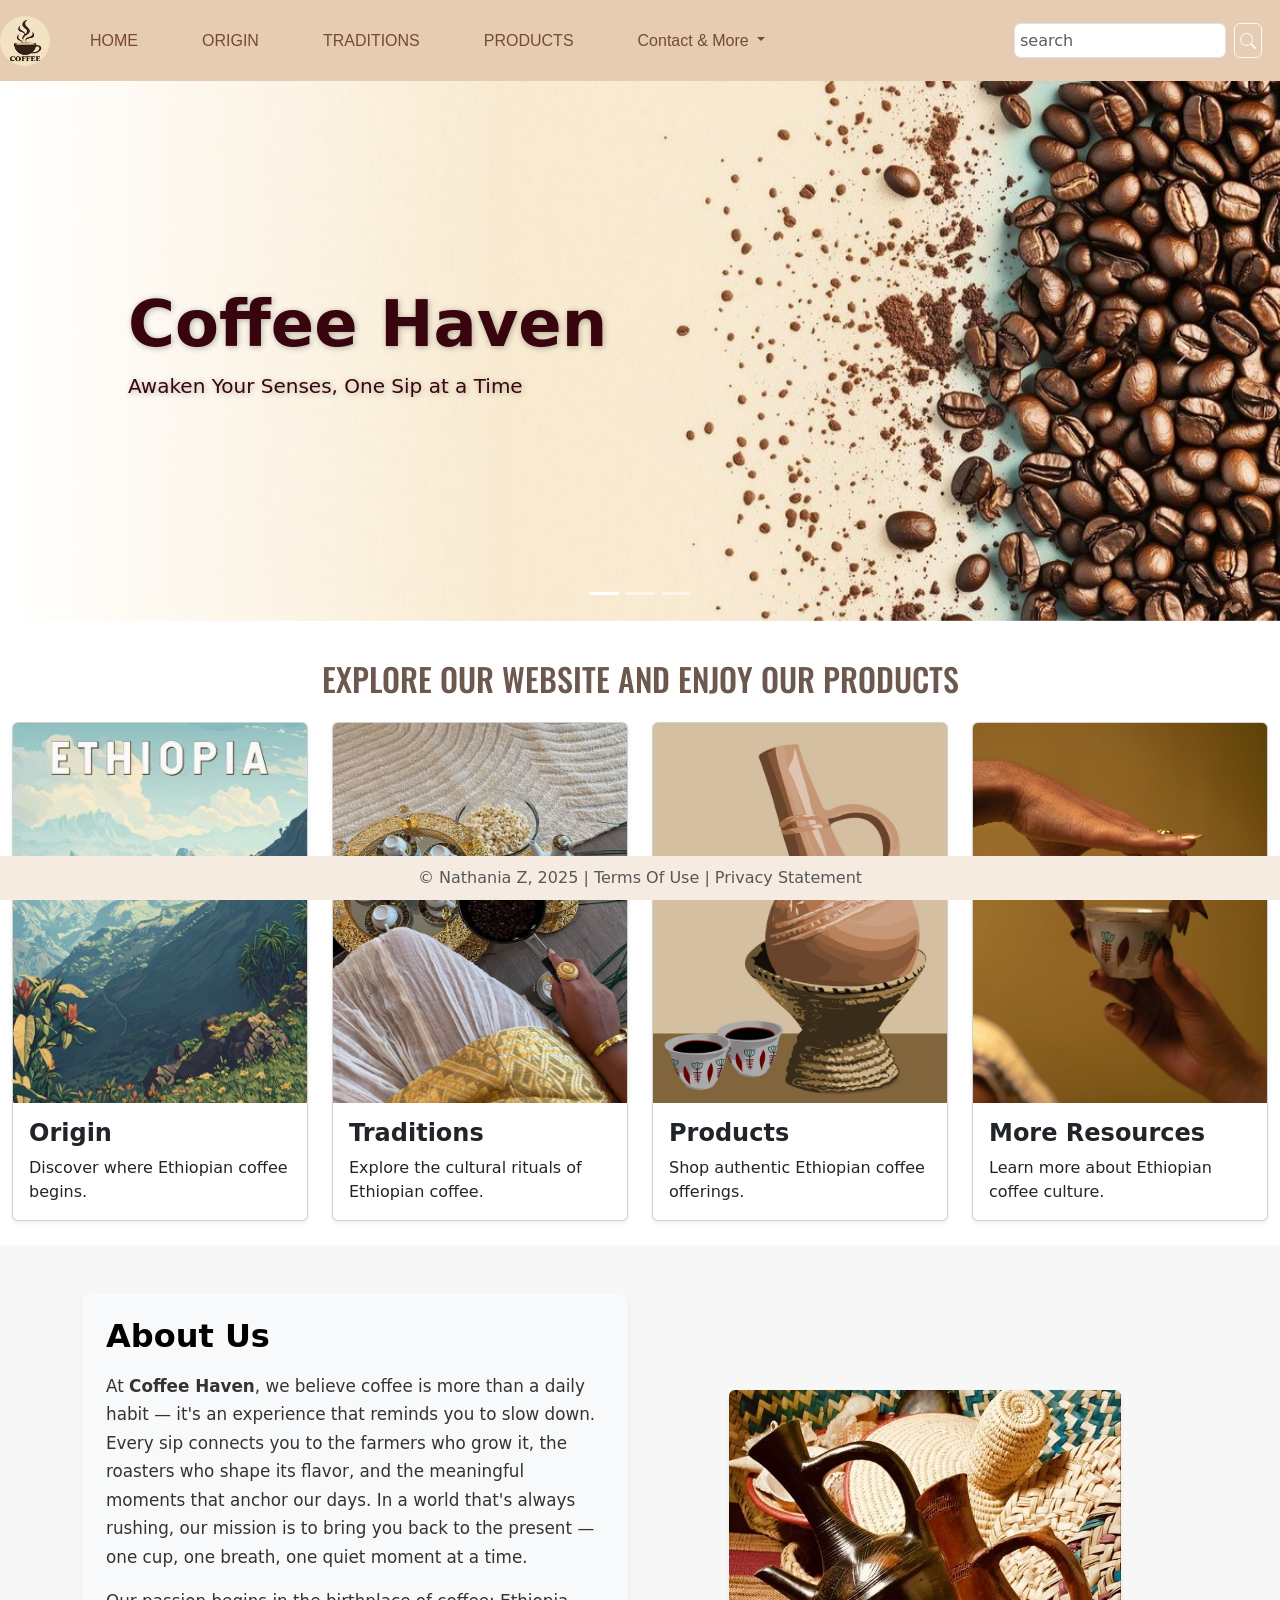
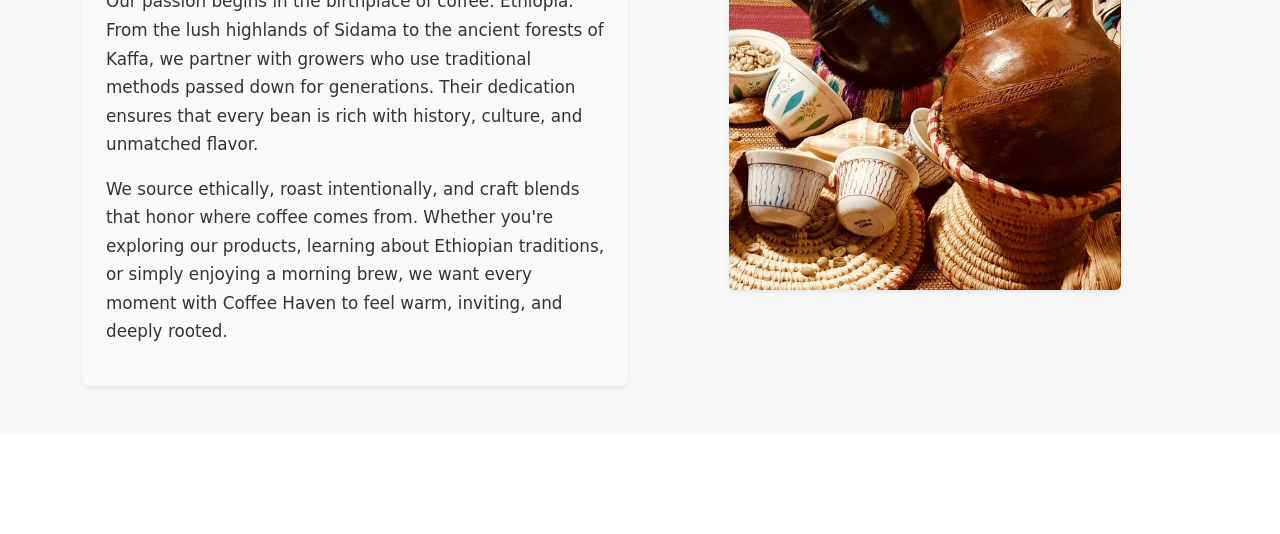
<file: index.html>
<!-- DEVELOPER: Nathania Zemedagegnehu, IS117-001, Fall 2025-->
<!DOCTYPE html>
<html lang="en">
<head>
    <meta charset="UTF-8">
    <title>Coffee Haven</title>
    <!-- CSS only -->

    <link href="https://cdn.jsdelivr.net/npm/bootstrap@5.0.2/dist/css/bootstrap.min.css"
          rel="stylesheet"
          integrity="sha384-EVSTQN3/azprG1Anm3QDgpJLIm9Nao0Yz1ztcQTwFspd3yD65VohhpuuCOmLASjC"
          crossorigin="anonymous">
    <link href="css/main.css" rel="stylesheet">
    <!--fonts-->
    <link rel="preconnect" href="https://fonts.googleapis.com">
    <link rel="preconnect" href="https://fonts.gstatic.com" crossorigin>
    <link href="https://fonts.googleapis.com/css2?family=Oswald:wght@200..700&display=swap" rel="stylesheet">
    <link rel="stylesheet" href="https://cdn.jsdelivr.net/npm/bootstrap-icons@1.11.1/font/bootstrap-icons.css">
    <link rel="icon" type="image/jpg" href="images/logo.jpg">


</head>
<body>
<nav class="navbar navbar-expand-md
                    justify-content-start
                    custom-nav
                    sticky-top
                    col-12
                    hamburger-menu">

    <!-- Brand -->
    <a class="navbar-brand" href="index.html">
        <img src="images/logo.jpg" alt="Company Coffee Logo" style="width: 50px; height: 50px" class="rounded-pill logo">
    </a> <!--update the #'s to your page links and copy it to
                your contact page-->

    <!-- Responsive Button for the smaller menu -->
    <button class="navbar-toggler" type="button"
            data-bs-toggle="collapse" data-bs-target="#collapsibleNavbar">
        <span class="navbar-toggler-icon"></span>
    </button>
    <div class="collapse navbar-collapse align-items-center" id="collapsibleNavbar">
        <ul class="navbar-nav gap-xl-5 me-auto">
            <!-- Links -->
            <li class="nav-item">
                <a class="nav-link" href="index.html">HOME</a>
            </li>
            <li class="nav-item">
                <a class="nav-link" href="origin.html">ORIGIN</a>
            </li>
            <li class="nav-item">
                <a class="nav-link" href="tradition.html">TRADITIONS</a>
            </li>
            <li class="nav-item">
                <a class="nav-link" href="products.html">PRODUCTS</a>
            </li>

            <!-- Dropdown -->
            <li class="nav-item dropdown">
                <a class="nav-link dropdown-toggle" href="#" id="navbardrop"
                    role="button" data-bs-toggle="dropdown" aria-expanded="false">
                    Contact & More
                </a>
                <div class="dropdown-menu">
                    <a class="dropdown-item" href="contact.html">Contact Us!</a>
                    <a class="dropdown-item" href="more-resources.html">More Resources</a>
                </div>
            </li>

        </ul>
        <form class="d-flex ms-lg-10 ms-auto search-bar" role="search">
            <input class="form-control input-mysize me-2" type="search" placeholder="search" aria-label="Search">
            <button class="btn btn-outline-light input-mysize" type="submit">
                <i class="bi bi-search"></i>
            </button>
        </form>
    </div>
</nav>


<main>
    <section class="position-relative">
        <!--Carousel-->
        <div id="heroCarousel" class="carousel slide" data-bs-ride="carousel">

            <!-- Indicators -->
            <div class="carousel-indicators">
                <button type="button" data-bs-target="#heroCarousel" data-bs-slide-to="0" class="active"></button>
                <button type="button" data-bs-target="#heroCarousel" data-bs-slide-to="1"></button>
                <button type="button" data-bs-target="#heroCarousel" data-bs-slide-to="2"></button>
            </div>


            <div class="carousel-inner">
                <div class="carousel-item active">
                    <img src="images/carousel-3.jpg" class="d-block w-100" alt="Coffee Beans Splashing">
                </div>
                <div class="carousel-item">
                    <img src="images/carousel- 2.jpg" class="d-block w-100" alt="Ethiopian Coffee Brewer - Jebena">
                </div>
                <div class="carousel-item">
                    <img src="images/carousel - 1.jpg" class="d-block w-100" alt="Ethiopian Woman Pouring Coffee">
                </div>
            </div>
            <!-- Left and right controls -->
            <button class="carousel-control-prev" type="button" data-bs-target="#heroCarousel" data-bs-slide="prev">
                <span class="carousel-control-prev-icon"></span>
                <span class="visually-hidden">Previous</span>
            </button>
            <button class="carousel-control-next" type="button" data-bs-target="#heroCarousel" data-bs-slide="next">
                <span class="carousel-control-next-icon"></span>
                <span class="visually-hidden">Next</span>
            </button>
        </div>






        <!--gradient overlay for all images-->
        <div class="fade-overlay"></div>

        <!--text on carousel-->
        <div class="carousel-text-overlay text-start">
            <h1 class="display-3 fw-bold">Coffee Haven</h1>
            <p class="lead">Awaken Your Senses, One Sip at a Time</p>
        </div>
    </section>
<div class="container-fluid">
    <div class="row">




        <!-- CLICKABLE CARDS (used references from W3 schools and chatgpt for hover effect-->
        <div class="container my-4">

            <h2 class="text-center explore-msg mb-4">EXPLORE OUR WEBSITE AND ENJOY OUR PRODUCTS</h2>
            <div class="row justify-content-center g-4">

                <!-- ORIGIN -->
                <div class="col-12 col-sm-6 col-md-4 col-lg-3">
                    <div class="card h-100 shadow-sm card-hover">
                        <a href="origin.html" class="text-decoration-none text-dark">
                            <img src="images/origin.jpg" class="card-img-top full-img" alt="Image of Ethiopian Highlands">
                            <div class="card-body">
                                <h4 class="card-title fw-bold">Origin</h4>
                                <p class="card-text">Discover where Ethiopian coffee begins.</p>
                            </div>
                        </a>
                    </div>
                </div>

                <!-- TRADITIONS -->
                <div class="col-12 col-sm-6 col-md-4 col-lg-3">
                    <div class="card h-100 shadow-sm card-hover">
                        <a href="tradition.html" class="text-decoration-none text-dark">
                            <img src="images/traditions.jpg" class="card-img-top" alt="Ethiopian woman brewing cofee">
                            <div class="card-body">
                                <h4 class="card-title fw-bold">Traditions</h4>
                                <p class="card-text">Explore the cultural rituals of Ethiopian coffee.</p>
                            </div>
                        </a>
                    </div>
                </div>

                <!-- PRODUCTS -->
                <div class="col-12 col-sm-6 col-md-4 col-lg-3">
                    <div class="card h-100 shadow-sm card-hover">
                        <a href="products.html" class="text-decoration-none text-dark">
                            <img src="images/product.jpg" class="card-img-top" alt="Ethiopian Coffee Brewer">
                            <div class="card-body">
                                <h4 class="card-title fw-bold">Products</h4>
                                <p class="card-text">Shop authentic Ethiopian coffee offerings.</p>
                            </div>
                        </a>
                    </div>
                </div>

                <!-- MORE RESOURCES -->
                <div class="col-12 col-sm-6 col-md-4 col-lg-3">
                    <div class="card h-100 shadow-sm card-hover">
                        <a href="more-resources.html" class="text-decoration-none text-dark">
                            <img src="images/moreres.jpg" class="card-img-top" alt="Woman passing another woman a coffee cup">
                            <div class="card-body">
                                <h4 class="card-title fw-bold">More Resources</h4>
                                <p class="card-text">Learn more about Ethiopian coffee culture.</p>
                            </div>
                        </a>
                    </div>
                </div>

            </div>
        </div>
        <!--Left side About Us card-->
        <section class="py-5" id="about">
            <div class="container">
                <div class="row align-items-center">

                    <!-- LEFT: About Us Text -->
                    <div class="col-md-6 mb-4 mb-md-0">
                        <div class="card p-4 bg-light border-0 shadow-sm">
                            <h2 class="fw-bold mb-3">About Us</h2>

                            <p>
                                At <strong>Coffee Haven</strong>, we believe coffee is more than a daily habit —
                                it's an experience that reminds you to slow down. Every sip connects you to the
                                farmers who grow it, the roasters who shape its flavor, and the meaningful
                                moments that anchor our days. In a world that's always rushing, our mission is
                                to bring you back to the present — one cup, one breath, one quiet moment at a time.
                            </p>

                            <p>
                                Our passion begins in the birthplace of coffee: Ethiopia. From the lush highlands
                                of Sidama to the ancient forests of Kaffa, we partner with growers who use
                                traditional methods passed down for generations. Their dedication ensures that
                                every bean is rich with history, culture, and unmatched flavor.
                            </p>

                            <p>
                                We source ethically, roast intentionally, and craft blends that honor where
                                coffee comes from. Whether you're exploring our products, learning about
                                Ethiopian traditions, or simply enjoying a morning brew, we want every
                                moment with Coffee Haven to feel warm, inviting, and deeply rooted.
                            </p>

                        </div>
                    </div>

                    <!-- RIGHT: Image -->
                    <div class="col-md-6 d-flex justify-content-center home-img">
                        <img src="images/homepage.jpg"
                             alt="Ethiopian Coffee Ceremony"
                             class="img-fluid rounded shadow-sm"
                             style="max-height: 500px; object-fit: cover;">
                    </div>

                </div>
            </div>
        </section>




    </div>
</div>
</main>
<!--Footer-->


 <footer class="footer page-footer font-small ">
     <div class="container">
        <div class="row">
            <span class="text-muted">&copy; Nathania Z, 2025 |  Terms Of Use  |  Privacy Statement</span>
        </div>
     </div>
  </footer>



    <!-- Javascript Bundle with Popper -->
<script src="https://cdn.jsdelivr.net/npm/bootstrap@5.0.2/dist/js/bootstrap.bundle.min.js"
        integrity="sha384-MrcW6ZMFYlzcLA8Nl+NtUVF0sA7MsXsP1UyJoMp4YLEuNSfAP+JcXn/tWtIaxVXM"
        crossorigin="anonymous">
</script>

</body>
</html>
</file>
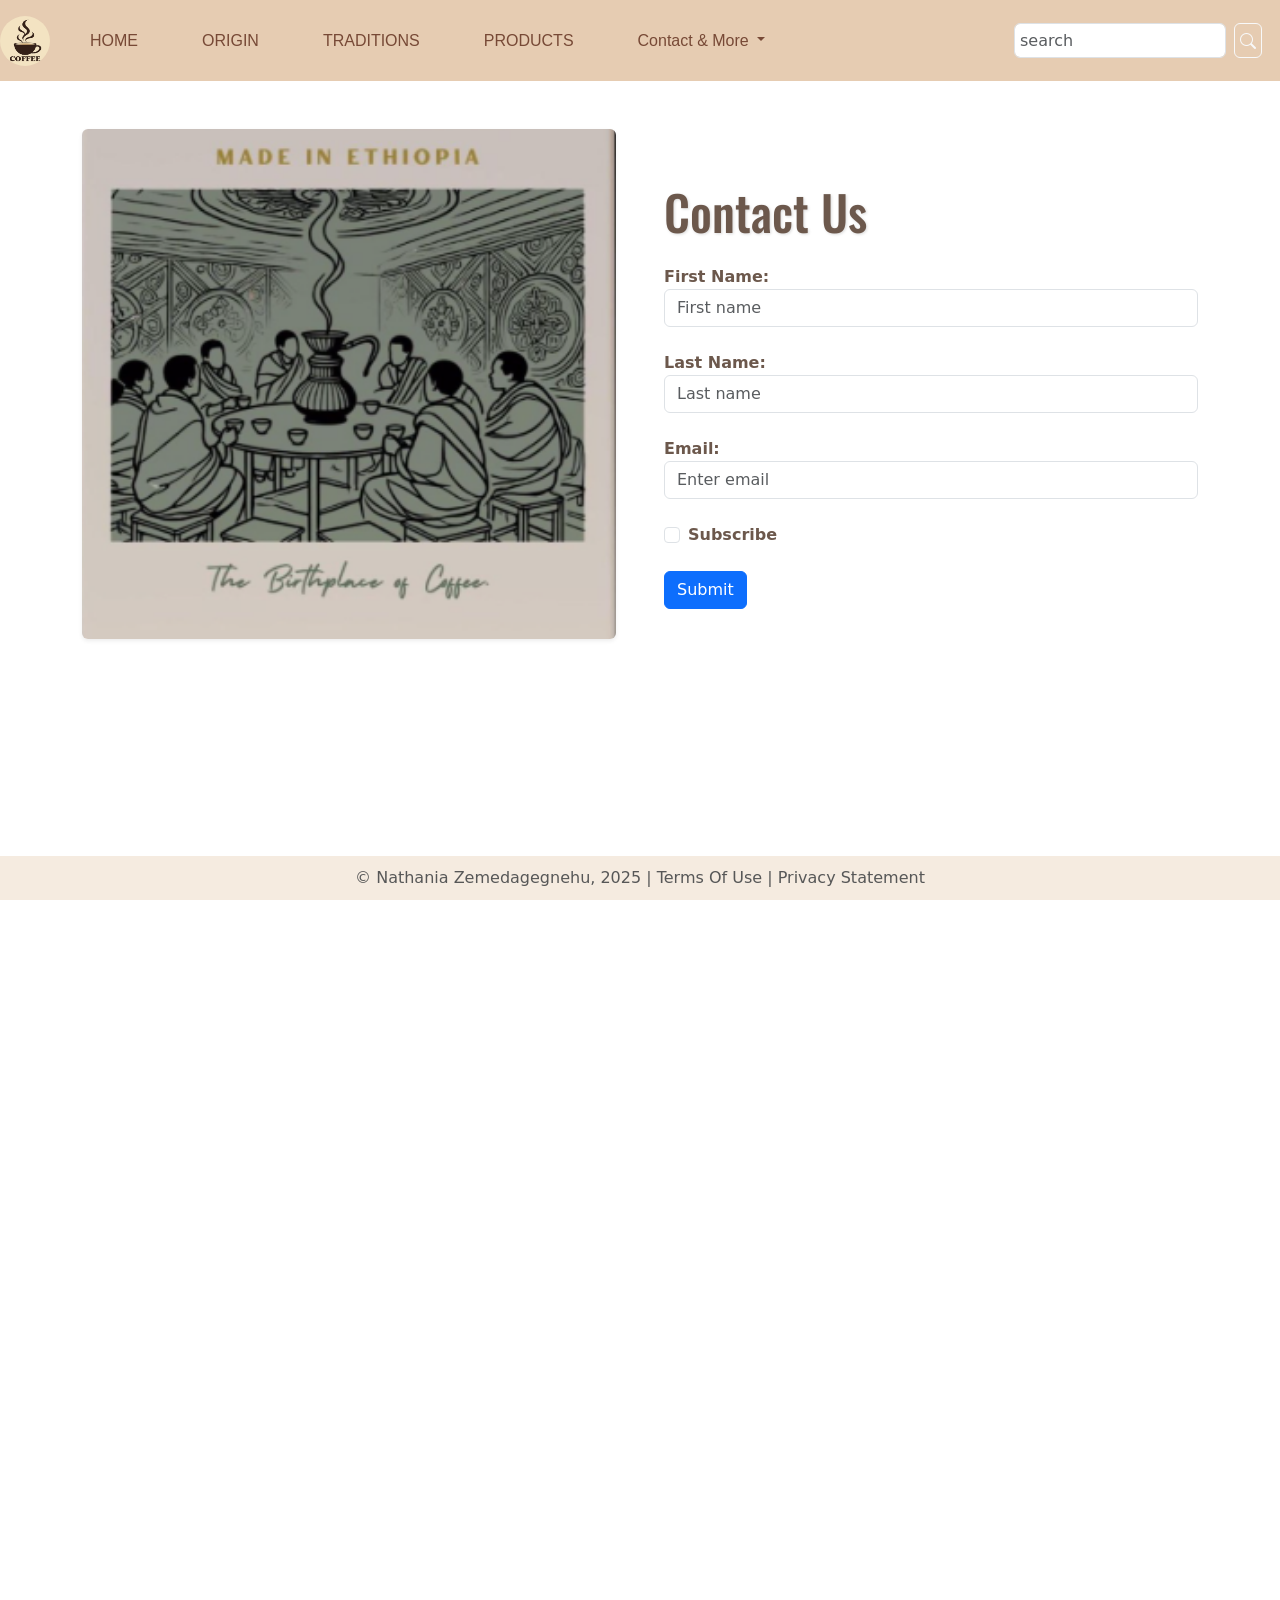
<file: contact.html>
<!-- DEVELOPER: Nathania Zemedagegnehu, IS117-001, Fall 2025 -->


<!DOCTYPE html>
<html lang="en">
<head>
    <meta charset="UTF-8">
    <title>My First Bootstrap Page</title>
    <!-- CSS only -->

    <link href="https://cdn.jsdelivr.net/npm/bootstrap@5.0.2/dist/css/bootstrap.min.css"
          rel="stylesheet"
          integrity="sha384-EVSTQN3/azprG1Anm3QDgpJLIm9Nao0Yz1ztcQTwFspd3yD65VohhpuuCOmLASjC"
          crossorigin="anonymous">
    <link href="css/main.css" rel="stylesheet">
    <!--fonts-->
    <link rel="preconnect" href="https://fonts.googleapis.com">
    <link rel="preconnect" href="https://fonts.gstatic.com" crossorigin>
    <link href="https://fonts.googleapis.com/css2?family=Oswald:wght@200..700&display=swap" rel="stylesheet">
    <link rel="stylesheet" href="https://cdn.jsdelivr.net/npm/bootstrap-icons@1.11.1/font/bootstrap-icons.css">
    <link rel="icon" type="image/jpg" href="images/logo.jpg">

</head>
<body>
<nav class="navbar navbar-expand-md
                    justify-content-start
                    custom-nav
                    sticky-top
                    col-12">

    <!-- Brand -->
    <a class="navbar-brand" href="index.html">
        <img src="images/logo.jpg" alt="Company Coffee Logo" style="width: 50px; height: 50px" class="rounded-pill logo">
    </a> <!--update the #'s to your page links and copy it to
                your contact page-->

    <!-- Responsive Button for the smaller menu -->
    <button class="navbar-toggler" type="button"
            data-bs-toggle="collapse" data-bs-target="#collapsibleNavbar">
        <span class="navbar-toggler-icon"></span>
    </button>
    <div class="collapse navbar-collapse align-items-center" id="collapsibleNavbar">
        <ul class="navbar-nav gap-xl-5 me-auto">
            <!-- Links -->
            <li class="nav-item">
                <a class="nav-link" href="index.html">HOME</a>
            </li>
            <li class="nav-item">
                <a class="nav-link" href="origin.html">ORIGIN</a>
            </li>
            <li class="nav-item">
                <a class="nav-link" href="tradition.html">TRADITIONS</a>
            </li>
            <li class="nav-item">
                <a class="nav-link" href="products.html">PRODUCTS</a>
            </li>

            <!-- Dropdown -->
            <li class="nav-item dropdown">
                <a class="nav-link dropdown-toggle" href="#" id="navbardrop"
                   role="button" data-bs-toggle="dropdown" aria-expanded="false">
                    Contact & More
                </a>
                <div class="dropdown-menu">
                    <a class="dropdown-item" href="contact.html">Contact Us!</a>
                    <a class="dropdown-item" href="more-resources.html">More Resources</a>
                </div>
            </li>

        </ul>
        <form class="d-flex ms-lg-10 ms-auto search-bar" role="search">
            <input class="form-control input-mysize me-2" type="search" placeholder="search" aria-label="Search">
            <button class="btn btn-outline-light input-mysize" type="submit">
                <i class="bi bi-search"></i>
            </button>
        </form>
    </div>
</nav>



<main class="container my-5">
<div class="row justify-content-center align-items-center g-5">
    <div class=" mb-4 col-md-6">
        <img src="images/contact.png" alt="Image of people with caption -Birthplace of coffee- "  class="img-fluid rounded shadow-sm contact-img">
    </div>

          <div class="col-12 col-md-6">
              <h1 class="contact-title mb-4">Contact Us</h1>
            <form action="" class="contact-form">
                <div class="mb-4">
                    <label for="firstname">First Name:</label>
                    <input type="text" class="form-control" id="firstname"
                           placeholder="First name" name="firstname">
                </div>
                <div class="mb-4">
                    <label for="lastname">Last Name:</label>
                    <input type="text" class="form-control" id="lastname"
                           placeholder="Last name" name="lastname">
                </div>
                <div class="mb-4">
                    <label for="email">Email:</label>
                    <input type="email" class="form-control" id="email"
                           placeholder="Enter email" name="email">
                </div>
                <div class="mb-4 form-check">
                    <label class="form-check-label">
                        <input class="form-check-input"
                               type="checkbox" name="subscribe"> Subscribe
                    </label>
                </div>
                <button type="submit" class="btn btn-primary">Submit</button>
            </form>

          </div>
</div>


</main>
 <footer class="footer page-footer font-small ">
     <div class="container">
        <div class="row">
            <span class="text-muted">&copy; Nathania Zemedagegnehu, 2025 |  Terms Of Use  |  Privacy Statement</span>
        </div>
     </div>
  </footer>



    <!-- Javascript Bundle with Popper -->
<script src="https://cdn.jsdelivr.net/npm/bootstrap@5.0.2/dist/js/bootstrap.bundle.min.js"
        integrity="sha384-MrcW6ZMFYlzcLA8Nl+NtUVF0sA7MsXsP1UyJoMp4YLEuNSfAP+JcXn/tWtIaxVXM"
        crossorigin="anonymous">
</script>

</body>
</html>
</file>
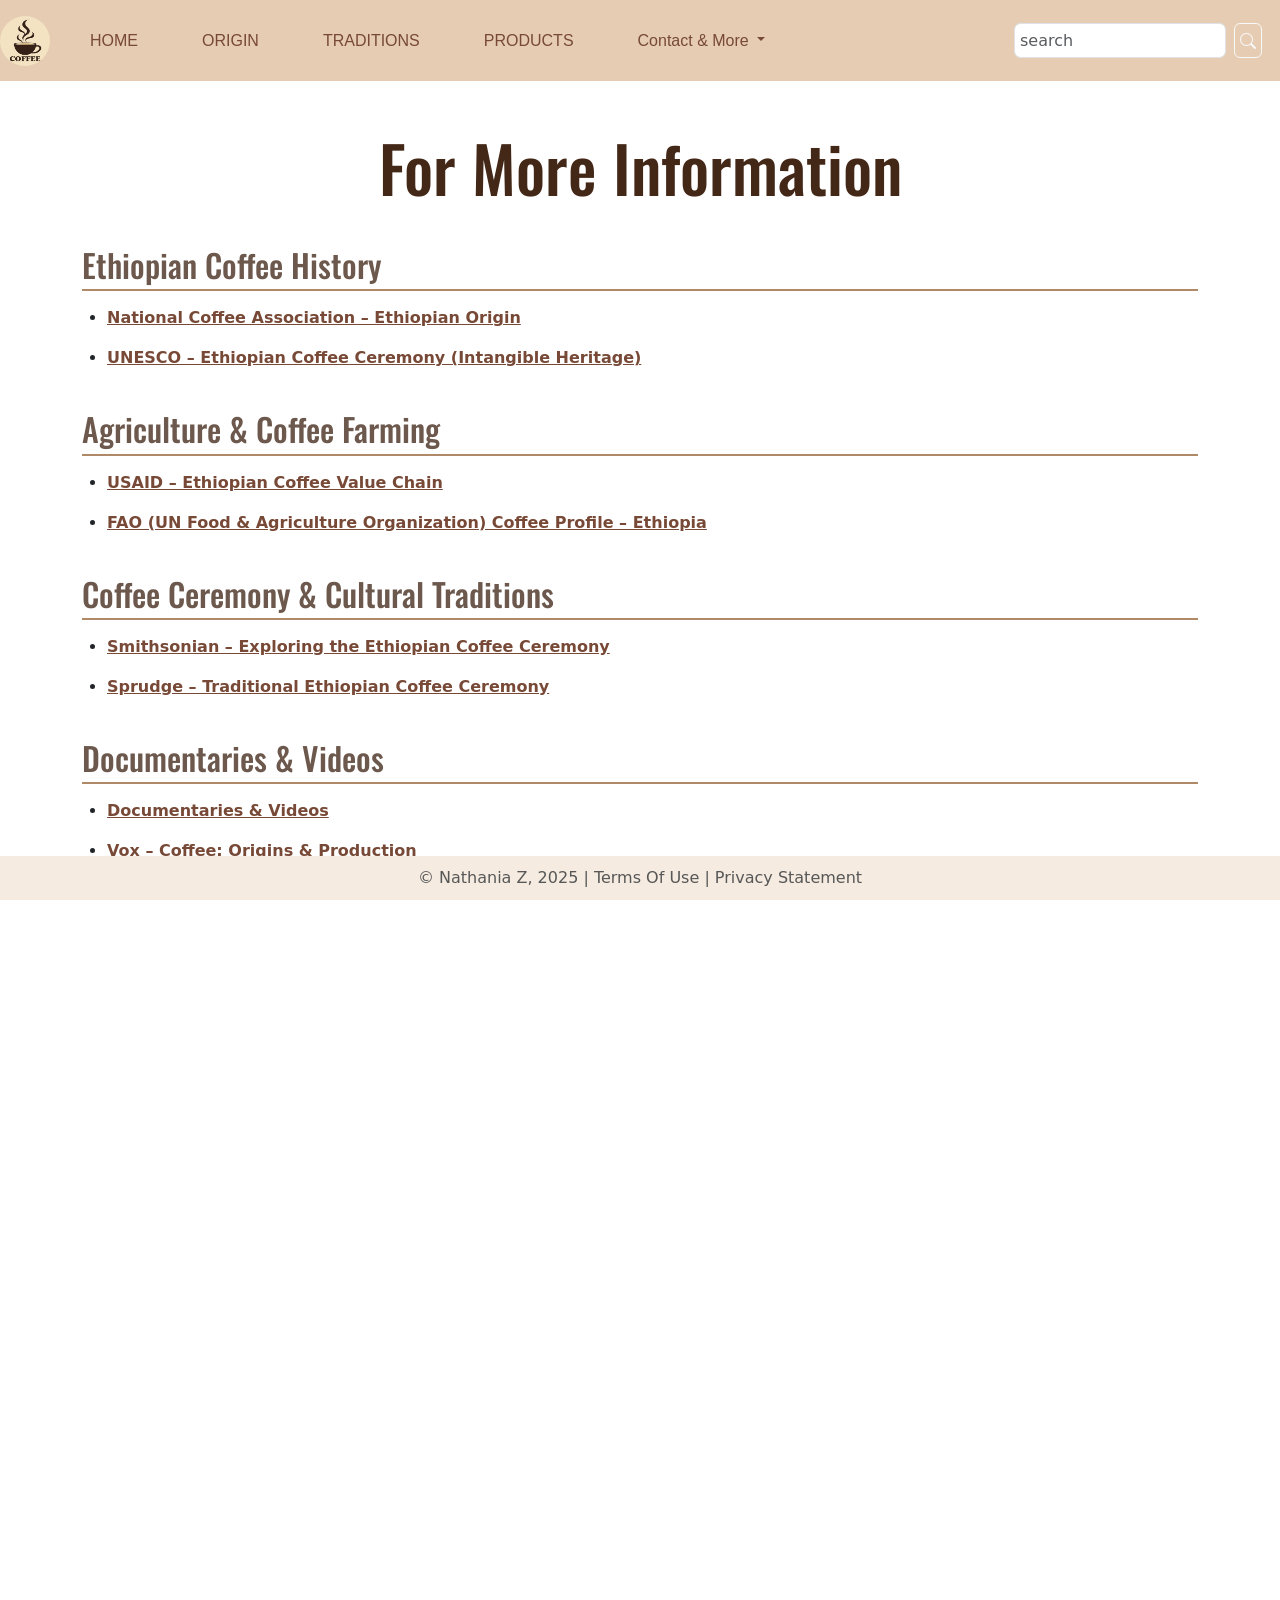
<file: more-resources.html>
<!-- DEVELOPER: Nathania Zemedagegnehu, IS117-001, Fall 2025-->
<!DOCTYPE html>
<html lang="en">
<head>
    <meta charset="UTF-8">
    <title>My First Bootstrap Page</title>
    <!-- CSS only -->

    <link href="https://cdn.jsdelivr.net/npm/bootstrap@5.0.2/dist/css/bootstrap.min.css"
          rel="stylesheet"
          integrity="sha384-EVSTQN3/azprG1Anm3QDgpJLIm9Nao0Yz1ztcQTwFspd3yD65VohhpuuCOmLASjC"
          crossorigin="anonymous">
    <link href="css/main.css" rel="stylesheet">
    <!--fonts-->
    <link rel="preconnect" href="https://fonts.googleapis.com">
    <link rel="preconnect" href="https://fonts.gstatic.com" crossorigin>
    <link href="https://fonts.googleapis.com/css2?family=Oswald:wght@200..700&display=swap" rel="stylesheet">
    <link rel="stylesheet" href="https://cdn.jsdelivr.net/npm/bootstrap-icons@1.11.1/font/bootstrap-icons.css">
    <link rel="icon" type="image/jpg" href="images/logo.jpg">


</head>
<body>
<nav class="navbar navbar-expand-md
                    justify-content-start
                    custom-nav
                    sticky-top
                    col-12">

    <!-- Brand -->
    <a class="navbar-brand" href="index.html">
        <img src="images/logo.jpg" alt="Company Coffee Logo" style="width: 50px; height: 50px" class="rounded-pill logo">
    </a> <!--update the #'s to your page links and copy it to
                your contact page-->

    <!-- Responsive Button for the smaller menu -->
    <button class="navbar-toggler" type="button"
            data-bs-toggle="collapse" data-bs-target="#collapsibleNavbar">
        <span class="navbar-toggler-icon"></span>
    </button>
    <div class="collapse navbar-collapse align-items-center" id="collapsibleNavbar">
        <ul class="navbar-nav gap-xl-5 me-auto">
            <!-- Links -->
            <li class="nav-item">
                <a class="nav-link" href="index.html">HOME</a>
            </li>
            <li class="nav-item">
                <a class="nav-link" href="origin.html">ORIGIN</a>
            </li>
            <li class="nav-item">
                <a class="nav-link" href="tradition.html">TRADITIONS</a>
            </li>
            <li class="nav-item">
                <a class="nav-link" href="products.html">PRODUCTS</a>
            </li>

            <!-- Dropdown -->
            <li class="nav-item dropdown">
                <a class="nav-link dropdown-toggle" href="#" id="navbardrop"
                   role="button" data-bs-toggle="dropdown" aria-expanded="false">
                    Contact & More
                </a>
                <div class="dropdown-menu">
                    <a class="dropdown-item" href="contact.html">Contact Us!</a>
                    <a class="dropdown-item" href="more-resources.html">More Resources</a>
                </div>
            </li>

        </ul>
        <form class="d-flex ms-lg-10 ms-auto search-bar" role="search">
            <input class="form-control input-mysize me-2" type="search" placeholder="search" aria-label="Search">
            <button class="btn btn-outline-light input-mysize" type="submit">
                <i class="bi bi-search"></i>
            </button>
        </form>
    </div>
</nav>
<main>

 <section class="container mt-5">
      <h2 class="text-center mb-4 moreres-title">
          For More Information
      </h2>

     <!--FIRST LINK SECTION-->
     <h2 class="resource-section-title">Ethiopian Coffee History</h2>
     <ul class="resource-list">
         <li>

             <p>
                 <a href="https://www.aboutcoffee.org/origins/coffee-regions-of-the-world/" target="_blank">
                     <strong>National Coffee Association – Ethiopian Origin</strong>
                 </a>
             </p>
         </li>
         <li>
             <p>
                 <a href="https://ich.unesco.org/en/lists" target="_blank">
                     <strong>UNESCO – Ethiopian Coffee Ceremony (Intangible Heritage)</strong>
                 </a>
             </p>
         </li>

     </ul>
     <!--SECOND LINK SECTION-->
     <h2 class="resource-section-title">Agriculture & Coffee Farming</h2>
     <ul class="resource-list">
         <li>

             <p>
                 <a href="https://www.usaid.gov/ethiopia" target="_blank">
                     <strong>USAID – Ethiopian Coffee Value Chain
                     </strong>
                 </a>
             </p>
         </li>
         <li>

             <p>
                 <a href="https://www.fao.org" target="_blank">
                     <strong>FAO (UN Food & Agriculture Organization) Coffee Profile – Ethiopia
                     </strong>
                 </a>
             </p>
         </li>

     </ul>

     <!--THIRD LINK SECTION-->
     <h2 class="resource-section-title">Coffee Ceremony & Cultural Traditions</h2>
     <ul class="resource-list">
         <li>

             <p>
                 <a href="https://www.si.edu" target="_blank">
                     <strong>Smithsonian – Exploring the Ethiopian Coffee Ceremony</strong>
                 </a>
             </p>
         </li>
         <li>
             <p>
                 <a href="https://sprudge.com" target="_blank">

                     <strong>Sprudge – Traditional Ethiopian Coffee Ceremony
                     </strong>
                 </a>
             </p>
         </li>

     </ul>

     <!--FOURTH LINK SECTION-->
     <h2 class="resource-section-title">Documentaries & Videos</h2>
     <ul class="resource-list">
         <li>

             <p>
                 <a href="https://youtu.be/6cy8xMuW-Xs?si=dINdaFeVJfPPusT6" target="_blank">
                     <strong>Documentaries & Videos
                     </strong>
                 </a>
             </p>
         </li>
         <li>

             <p>
                 <a href="https://vox.com" target="_blank">
                     <strong>Vox – Coffee: Origins & Production
                     </strong>
                 </a>
             </p>
         </li>

     </ul>

 </section>
















</main>



<footer class="footer page-footer font-small ">
    <div class="container">
        <div class="row">
            <span class="text-muted">&copy; Nathania Z, 2025 |  Terms Of Use  |  Privacy Statement</span>
        </div>
    </div>
</footer>



<!-- Javascript Bundle with Popper -->
<script src="https://cdn.jsdelivr.net/npm/bootstrap@5.0.2/dist/js/bootstrap.bundle.min.js"
        integrity="sha384-MrcW6ZMFYlzcLA8Nl+NtUVF0sA7MsXsP1UyJoMp4YLEuNSfAP+JcXn/tWtIaxVXM"
        crossorigin="anonymous">
</script>

</body>
</html>
</file>
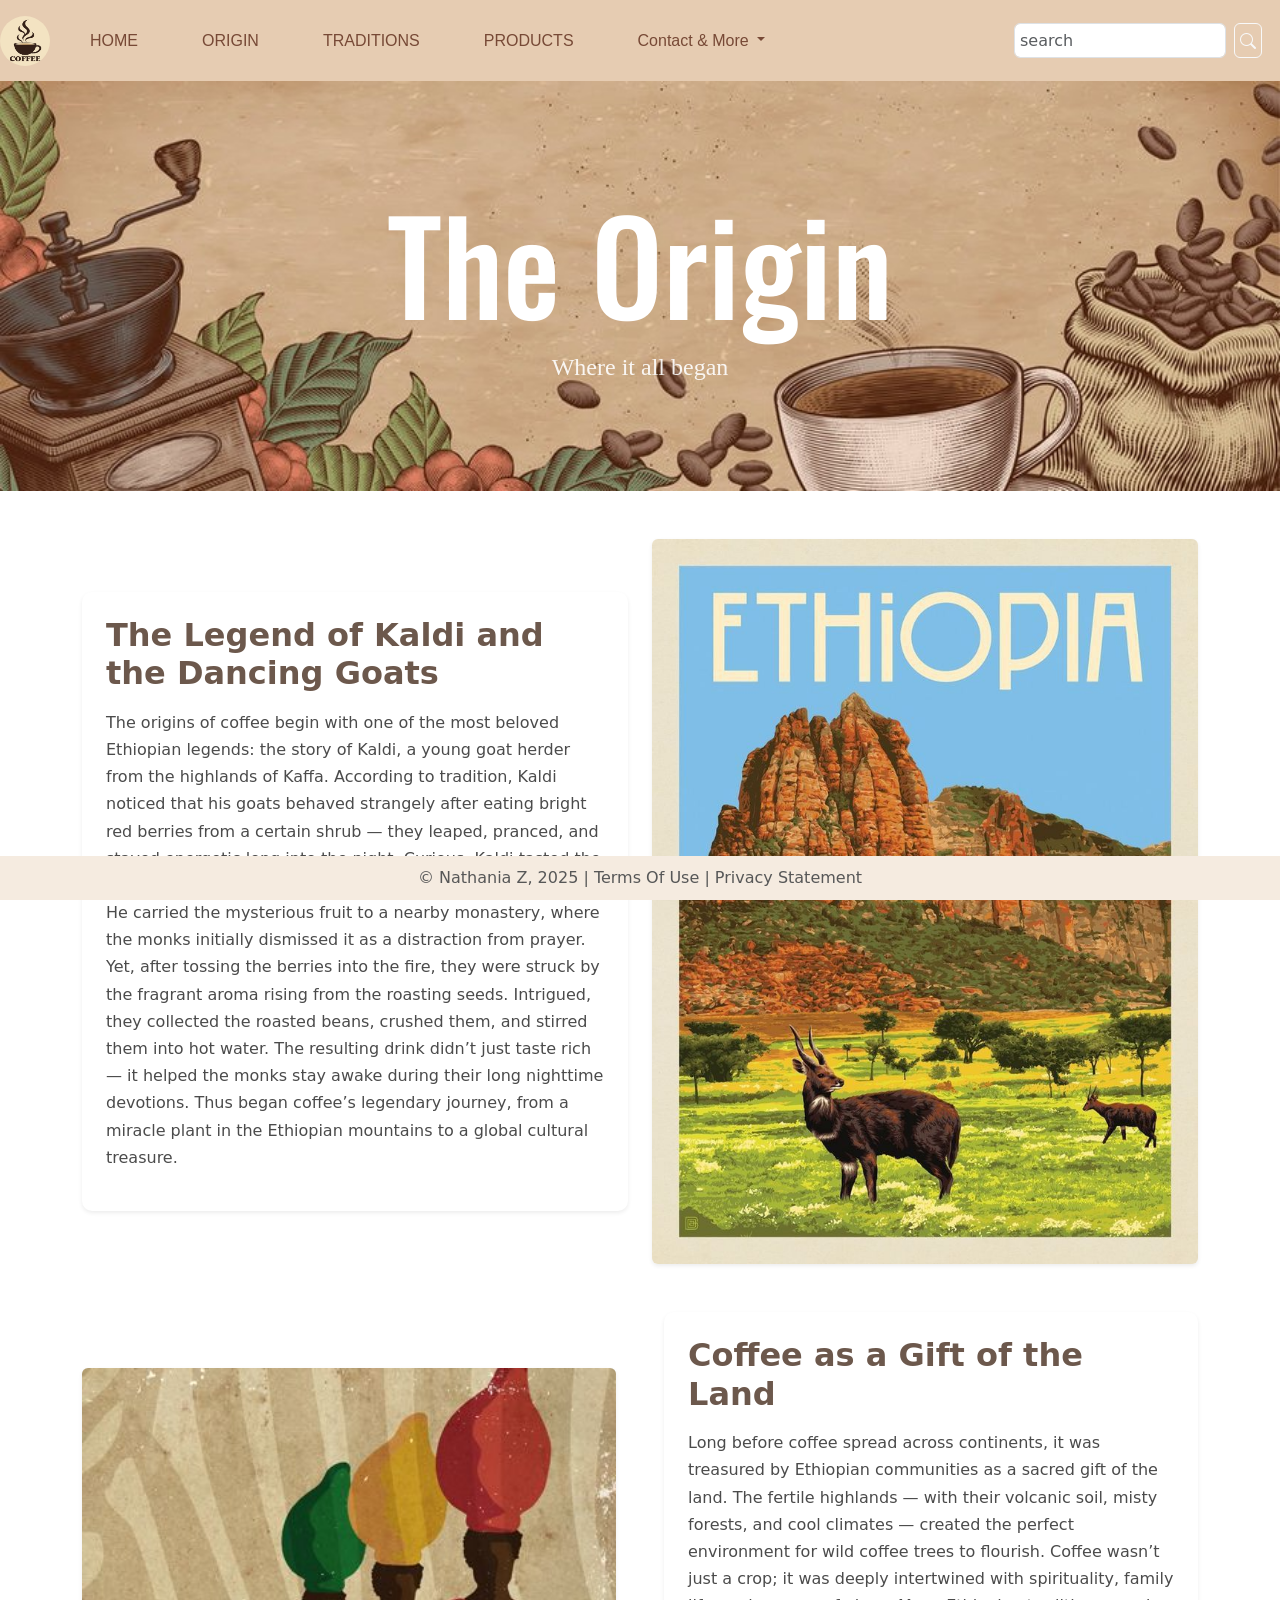
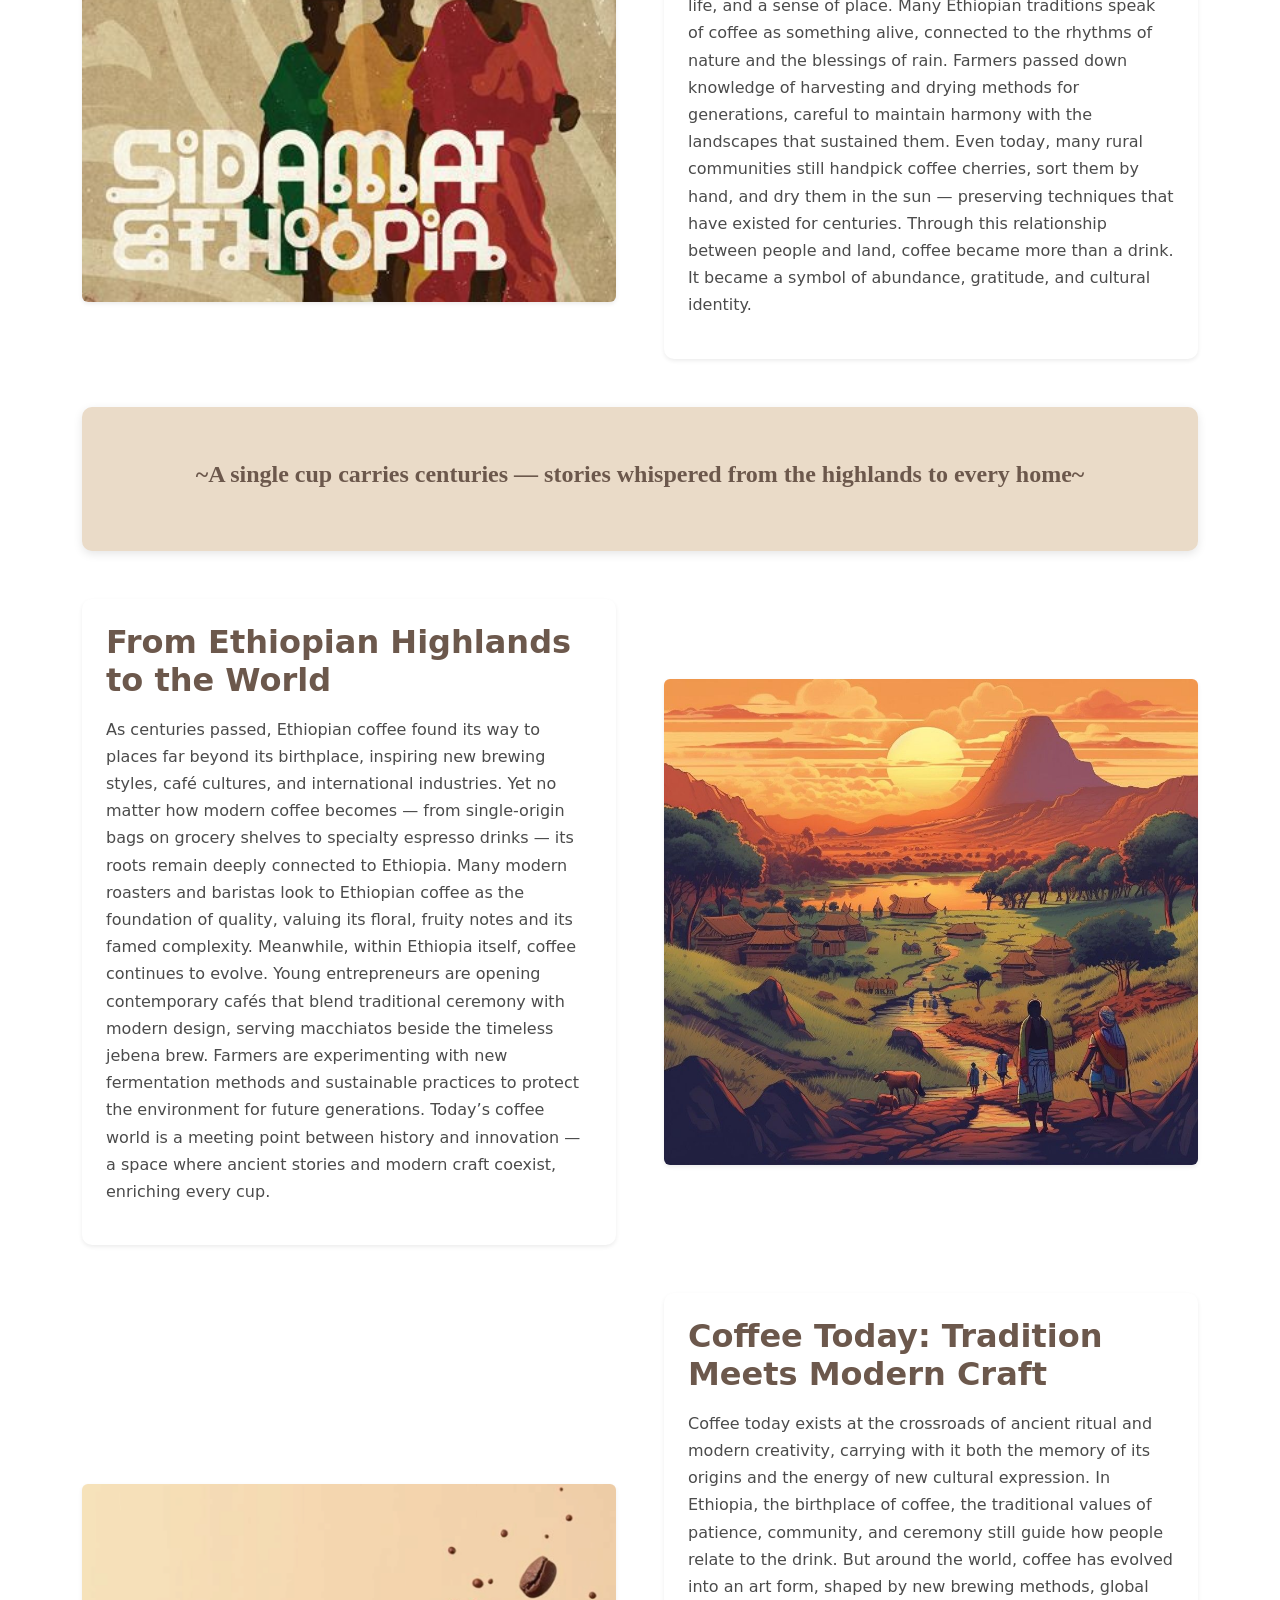
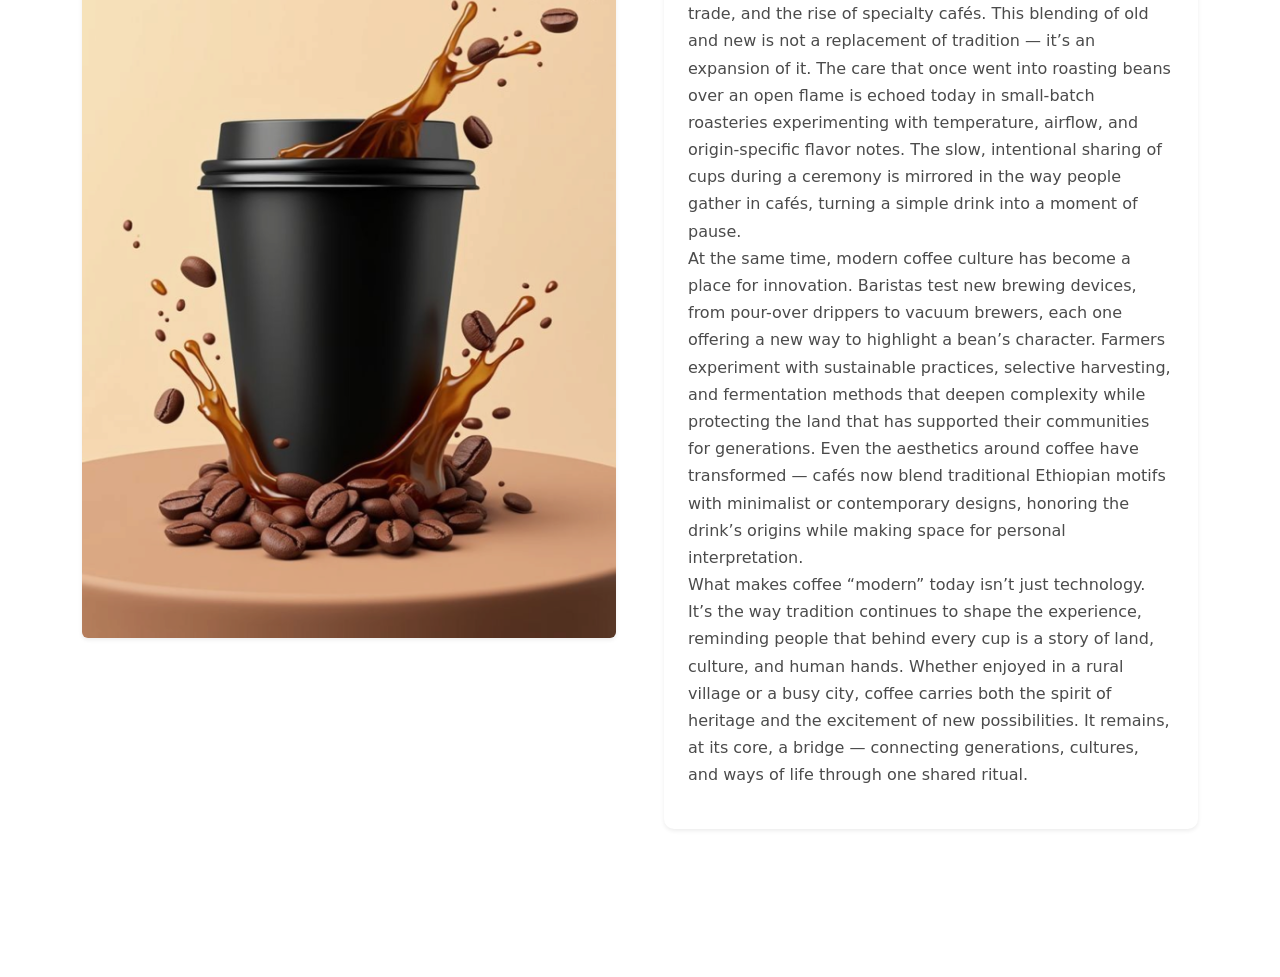
<file: origin.html>
<!-- DEVELOPER: Nathania Zemedagegnehu, IS117-001, Fall 2025-->
<!DOCTYPE html>
<html lang="en">
<head>
    <meta charset="UTF-8">
    <title>My First Bootstrap Page</title>
    <!-- CSS only -->

    <link href="https://cdn.jsdelivr.net/npm/bootstrap@5.0.2/dist/css/bootstrap.min.css"
          rel="stylesheet"
          integrity="sha384-EVSTQN3/azprG1Anm3QDgpJLIm9Nao0Yz1ztcQTwFspd3yD65VohhpuuCOmLASjC"
          crossorigin="anonymous">
    <link href="css/main.css" rel="stylesheet">
    <!--fonts-->
    <link rel="preconnect" href="https://fonts.googleapis.com">
    <link rel="preconnect" href="https://fonts.gstatic.com" crossorigin>
    <link href="https://fonts.googleapis.com/css2?family=Oswald:wght@200..700&display=swap" rel="stylesheet">
    <link rel="stylesheet" href="https://cdn.jsdelivr.net/npm/bootstrap-icons@1.11.1/font/bootstrap-icons.css">
    <link rel="icon" type="image/jpg" href="images/logo.jpg">


</head>
<body>
<nav class="navbar navbar-expand-md
                    justify-content-start
                    custom-nav
                    sticky-top
                    col-12">

    <!-- Brand -->
    <a class="navbar-brand" href="index.html">
        <img src="images/logo.jpg" alt="Company Coffee Logo" style="width: 50px; height: 50px" class="rounded-pill logo">
    </a> <!--update the #'s to your page links and copy it to
                your contact page-->

    <!-- Responsive Button for the smaller menu -->
    <button class="navbar-toggler" type="button"
            data-bs-toggle="collapse" data-bs-target="#collapsibleNavbar">
        <span class="navbar-toggler-icon"></span>
    </button>
    <div class="collapse navbar-collapse align-items-center" id="collapsibleNavbar">
        <ul class="navbar-nav gap-xl-5 me-auto">
            <!-- Links -->
            <li class="nav-item">
                <a class="nav-link" href="index.html">HOME</a>
            </li>
            <li class="nav-item">
                <a class="nav-link" href="origin.html">ORIGIN</a>
            </li>
            <li class="nav-item">
                <a class="nav-link" href="tradition.html">TRADITIONS</a>
            </li>
            <li class="nav-item">
                <a class="nav-link" href="products.html">PRODUCTS</a>
            </li>

            <!-- Dropdown -->
            <li class="nav-item dropdown">
                <a class="nav-link dropdown-toggle" href="#" id="navbardrop"
                   data-toggle="dropdown" role="button" data-bs-toggle="dropdown" aria-expanded="false">
                    Contact & More
                </a>
                <div class="dropdown-menu">
                    <a class="dropdown-item" href="contact.html">Contact Us!</a>
                    <a class="dropdown-item" href="more-resources.html">More Resources</a>
                </div>
            </li>

        </ul>
        <form class="d-flex ms-lg-10 ms-auto search-bar" role="search">
            <input class="form-control input-mysize me-2" type="search" placeholder="search" aria-label="Search">
            <button class="btn btn-outline-light input-mysize" type="submit">
                <i class="bi bi-search"></i>
            </button>
        </form>
    </div>
</nav>
<main>

    <!--ORIGIN BANNER-->
    <section class="origin-banner">
        <div class="banner-image">
            <img src="images/origin-banner.jpg" alt="Origin Banner with aesthetic coffee images.">
            <div class="overlay-text text-center">
                <h1 class="origin-title">The Origin</h1>
                <p class="origin-subtitle">Where it all began</p>
            </div>
        </div>
    </section>

    <section class="container my-5">

        <!--first row of text-image pair-->
        <div class="row align-items-center my-5 gx-xxl-5">
            <div class="col-md-6">
                <div class="content-block p-4 shadow-sm">
                    <h2 class="fw-bold mb-3">The Legend of Kaldi and the Dancing Goats</h2>
                    <p>The origins of coffee begin with one of the most beloved Ethiopian legends: the story of Kaldi, a young goat herder from the highlands of Kaffa. According to tradition, Kaldi noticed that his goats behaved strangely after eating bright red berries from a certain shrub — they leaped, pranced, and stayed energetic long into the night. Curious, Kaldi tasted the berries himself and experienced the same sudden alertness. He carried the mysterious fruit to a nearby monastery, where the monks initially dismissed it as a distraction from prayer. Yet, after tossing the berries into the fire, they were struck by the fragrant aroma rising from the roasting seeds. Intrigued, they collected the roasted beans, crushed them, and stirred them into hot water. The resulting drink didn’t just taste rich — it helped the monks stay awake during their long nighttime devotions. Thus began coffee’s legendary journey, from a miracle plant in the Ethiopian mountains to a global cultural treasure.
                    </p>
                </div>
            </div>

            <div class="col-md-6">
                <img src="images/origin1.jpg" class="img-fluid rounded shadow-sm origin-images" alt="Beautiful view of Ethiopian highlands.">
            </div>
        </div>


        <!--second row of text-image pair-->
        <div class="row align-items-center my-5 gx-5">
        <div class="col-md-6">
            <img src="images/origin2.jpg" class="img-fluid rounded shadow-sm origin-images" alt="Aesthetic image of Ethiopian Sidama Women.">
        </div>


            <div class="col-md-6">
                <div class="content-block p-4 shadow-sm">
                    <h2 class="fw-bold mb-3">Coffee as a Gift of the Land</h2>
                    <p>Long before coffee spread across continents, it was treasured by Ethiopian communities as a sacred gift of the land. The fertile highlands — with their volcanic soil, misty forests, and cool climates — created the perfect environment for wild coffee trees to flourish. Coffee wasn’t just a crop; it was deeply intertwined with spirituality, family life, and a sense of place. Many Ethiopian traditions speak of coffee as something alive, connected to the rhythms of nature and the blessings of rain. Farmers passed down knowledge of harvesting and drying methods for generations, careful to maintain harmony with the landscapes that sustained them. Even today, many rural communities still handpick coffee cherries, sort them by hand, and dry them in the sun — preserving techniques that have existed for centuries. Through this relationship between people and land, coffee became more than a drink. It became a symbol of abundance, gratitude, and cultural identity.
                    </p>
                </div>
            </div>


        </div>

        <!--mini quote banner-->

        <div class="mini-quote-banner my-5 text-center">
            <h4 class="quote-text">
                <br>~A single cup carries centuries — stories whispered from the highlands to every home~<br><br>
            </h4>
        </div>

        <!--third row of image-text pair-->
        <div class="row align-items-center my-5 gx-5">
            <div class="col-md-6">
                <div class="content-block p-4 shadow-sm">
                    <h2 class="fw-bold mb-3">From Ethiopian Highlands to the World</h2>
                    <p>As centuries passed, Ethiopian coffee found its way to places far beyond its birthplace, inspiring new brewing styles, café cultures, and international industries. Yet no matter how modern coffee becomes — from single-origin bags on grocery shelves to specialty espresso drinks — its roots remain deeply connected to Ethiopia. Many modern roasters and baristas look to Ethiopian coffee as the foundation of quality, valuing its floral, fruity notes and its famed complexity. Meanwhile, within Ethiopia itself, coffee continues to evolve. Young entrepreneurs are opening contemporary cafés that blend traditional ceremony with modern design, serving macchiatos beside the timeless jebena brew. Farmers are experimenting with new fermentation methods and sustainable practices to protect the environment for future generations. Today’s coffee world is a meeting point between history and innovation — a space where ancient stories and modern craft coexist, enriching every cup.
                    </p>
                </div>
            </div>

            <div class="col-md-6">
                <img src="images/origin3.jpg" class="img-fluid rounded shadow-sm origin-images" alt="Aesthetic image of Ethiopian highlands.">
            </div>
        </div>

        <!--fourth row of text-image pair-->
        <div class="row align-items-center my-5 gx-5">
        <div class="col-md-6">
            <img src="images/origin4.png" class="img-fluid rounded shadow-sm origin-images" alt="Aesthetic image of modern coffee cup.">
        </div>


            <div class="col-md-6">
                <div class="content-block p-4 shadow-sm">
                    <h2 class="fw-bold mb-3">Coffee Today: Tradition Meets Modern Craft</h2>
                    <p>Coffee today exists at the crossroads of ancient ritual and modern creativity, carrying with it both the memory of its origins and the energy of new cultural expression. In Ethiopia, the birthplace of coffee, the traditional values of patience, community, and ceremony still guide how people relate to the drink. But around the world, coffee has evolved into an art form, shaped by new brewing methods, global trade, and the rise of specialty cafés. This blending of old and new is not a replacement of tradition — it’s an expansion of it. The care that once went into roasting beans over an open flame is echoed today in small-batch roasteries experimenting with temperature, airflow, and origin-specific flavor notes. The slow, intentional sharing of cups during a ceremony is mirrored in the way people gather in cafés, turning a simple drink into a moment of pause.<br>
                        At the same time, modern coffee culture has become a place for innovation. Baristas test new brewing devices, from pour-over drippers to vacuum brewers, each one offering a new way to highlight a bean’s character. Farmers experiment with sustainable practices, selective harvesting, and fermentation methods that deepen complexity while protecting the land that has supported their communities for generations. Even the aesthetics around coffee have transformed — cafés now blend traditional Ethiopian motifs with minimalist or contemporary designs, honoring the drink’s origins while making space for personal interpretation.<br>
                        What makes coffee “modern” today isn’t just technology. It’s the way tradition continues to shape the experience, reminding people that behind every cup is a story of land, culture, and human hands. Whether enjoyed in a rural village or a busy city, coffee carries both the spirit of heritage and the excitement of new possibilities. It remains, at its core, a bridge — connecting generations, cultures, and ways of life through one shared ritual.<br>
                    </p>
                </div>
            </div>


        </div>

    </section>





</main>



















<footer class="footer page-footer font-small ">
    <div class="container">
        <div class="row">
            <span class="text-muted">&copy; Nathania Z, 2025 |  Terms Of Use  |  Privacy Statement</span>
        </div>
    </div>
</footer>



<!-- Javascript Bundle with Popper -->
<script src="https://cdn.jsdelivr.net/npm/bootstrap@5.0.2/dist/js/bootstrap.bundle.min.js"
        integrity="sha384-MrcW6ZMFYlzcLA8Nl+NtUVF0sA7MsXsP1UyJoMp4YLEuNSfAP+JcXn/tWtIaxVXM"
        crossorigin="anonymous">
</script>

</body>
</html>
</file>
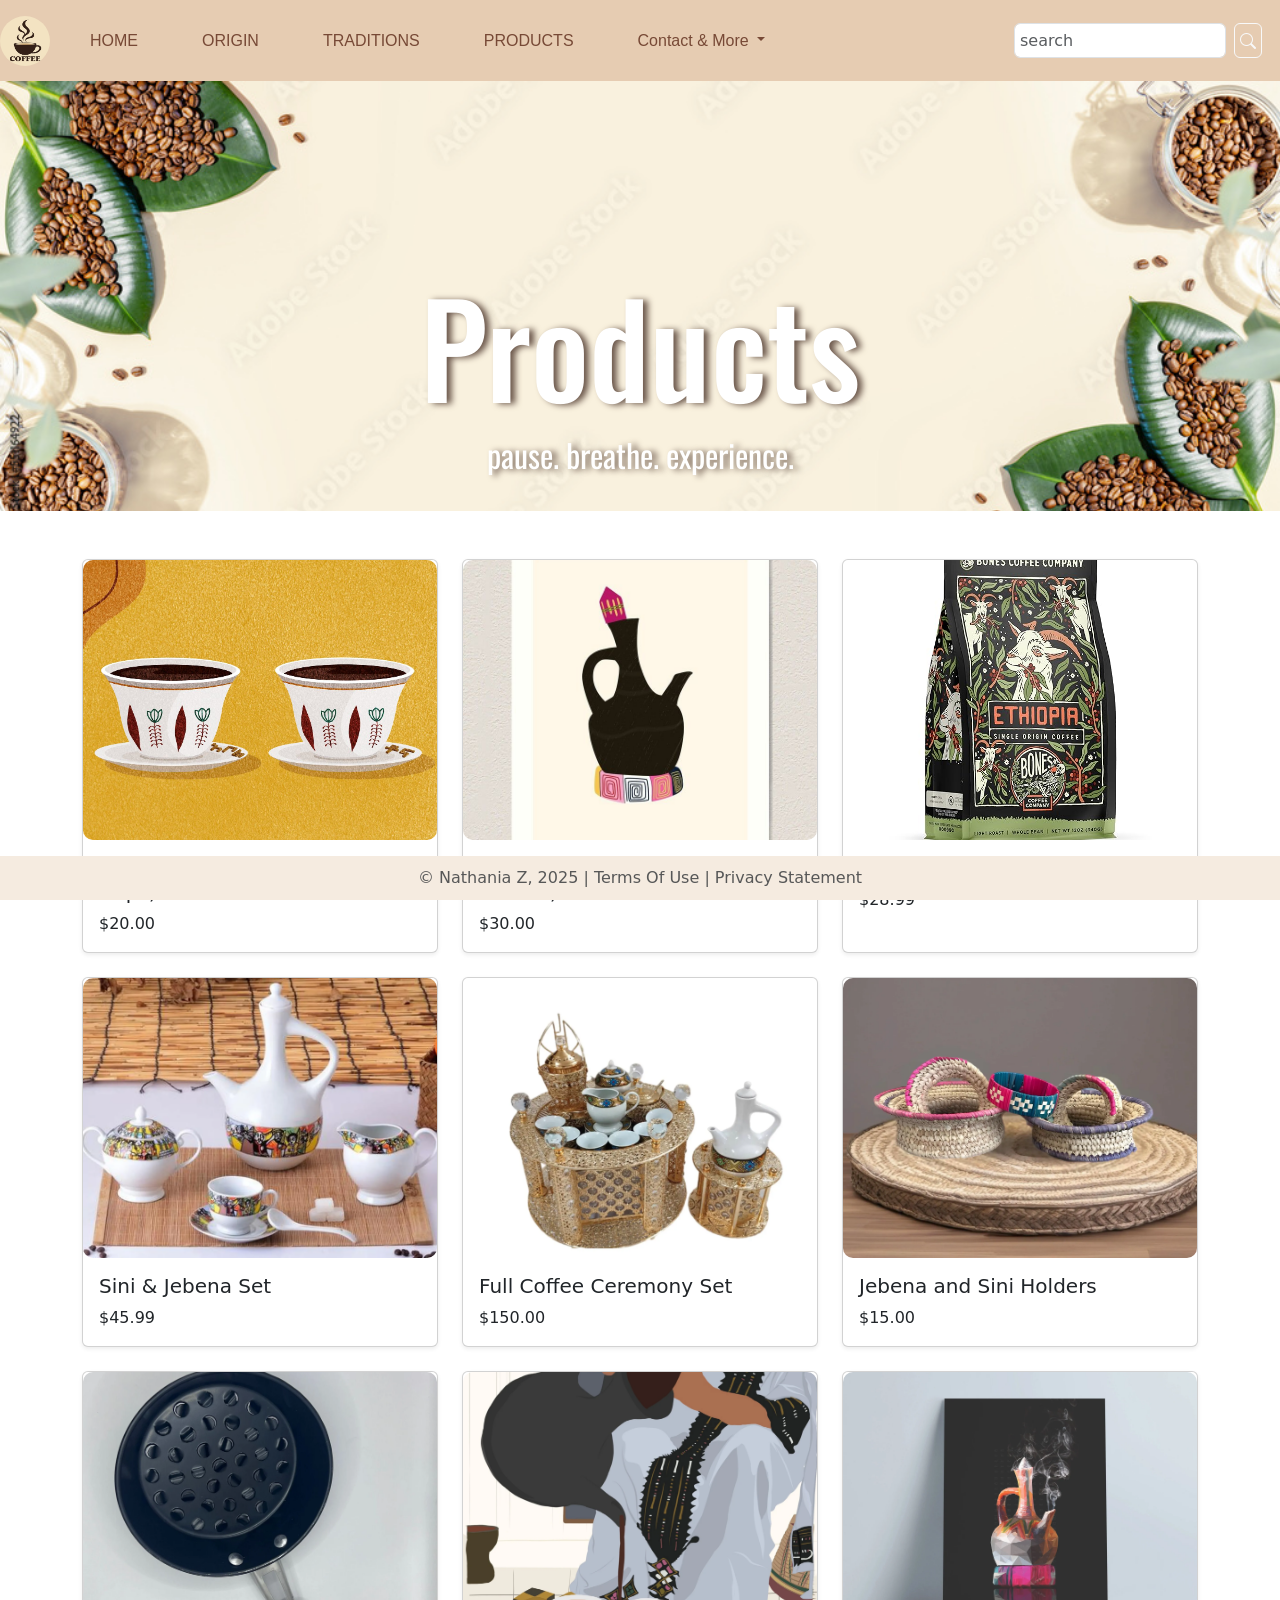
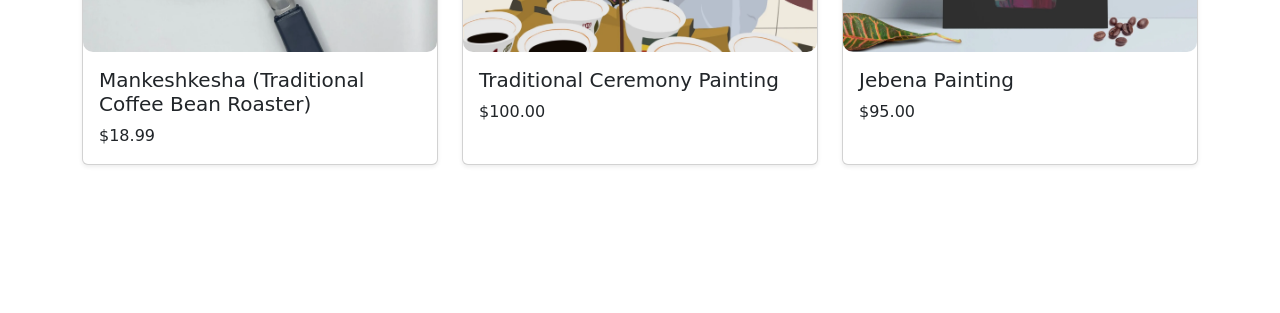
<file: products.html>
<!-- DEVELOPER: Nathania Zemedagegnehu, IS117-001, Fall 2025-->
<!DOCTYPE html>
<html lang="en">
<head>
    <meta charset="UTF-8">
    <title>My First Bootstrap Page</title>
    <!-- CSS only -->

    <link href="https://cdn.jsdelivr.net/npm/bootstrap@5.0.2/dist/css/bootstrap.min.css"
          rel="stylesheet"
          integrity="sha384-EVSTQN3/azprG1Anm3QDgpJLIm9Nao0Yz1ztcQTwFspd3yD65VohhpuuCOmLASjC"
          crossorigin="anonymous">
    <link href="css/main.css" rel="stylesheet">
    <!--fonts-->
    <link rel="preconnect" href="https://fonts.googleapis.com">
    <link rel="preconnect" href="https://fonts.gstatic.com" crossorigin>
    <link href="https://fonts.googleapis.com/css2?family=Oswald:wght@200..700&display=swap" rel="stylesheet">
    <link rel="stylesheet" href="https://cdn.jsdelivr.net/npm/bootstrap-icons@1.11.1/font/bootstrap-icons.css">
    <link rel="icon" type="image/jpg" href="images/logo.jpg">


</head>
<body>
<nav class="navbar navbar-expand-md
                    justify-content-start
                    custom-nav
                    sticky-top
                    col-12">

    <!-- Brand -->
    <a class="navbar-brand" href="index.html">
        <img src="images/logo.jpg" alt="Company Coffee Logo" style="width: 50px; height: 50px" class="rounded-pill logo">
    </a> <!--update the #'s to your page links and copy it to
                your contact page-->

    <!-- Responsive Button for the smaller menu -->
    <button class="navbar-toggler" type="button"
            data-bs-toggle="collapse" data-bs-target="#collapsibleNavbar">
        <span class="navbar-toggler-icon"></span>
    </button>
    <div class="collapse navbar-collapse align-items-center" id="collapsibleNavbar">
        <ul class="navbar-nav gap-xl-5 me-auto">
            <!-- Links -->
            <li class="nav-item">
                <a class="nav-link" href="index.html">HOME</a>
            </li>
            <li class="nav-item">
                <a class="nav-link" href="origin.html">ORIGIN</a>
            </li>
            <li class="nav-item">
                <a class="nav-link" href="tradition.html">TRADITIONS</a>
            </li>
            <li class="nav-item">
                <a class="nav-link" href="products.html">PRODUCTS</a>
            </li>

            <!-- Dropdown -->
            <li class="nav-item dropdown">
                <a class="nav-link dropdown-toggle" href="#" id="navbardrop"
                   data-toggle="dropdown" role="button" data-bs-toggle="dropdown" aria-expanded="false">
                    Contact & More
                </a>
                <div class="dropdown-menu">
                    <a class="dropdown-item" href="contact.html">Contact Us!</a>
                    <a class="dropdown-item" href="more-resources.html">More Resources</a>
                </div>
            </li>

        </ul>
        <form class="d-flex ms-lg-10 ms-auto search-bar" role="search">
            <input class="form-control input-mysize me-2" type="search" placeholder="search" aria-label="Search">
            <button class="btn btn-outline-light input-mysize" type="submit">
                <i class="bi bi-search"></i>
            </button>
        </form>
    </div>
</nav>

<main>
    <section class="tradition-banner">
        <div class="banner-image">
            <img src="images/product-banner.jpg" alt="Origin Banner with aesthetic coffee images.">
            <div class="overlay-text-trad text-center">
                <h1 class="product-title">Products</h1>
                <p class="product-subtitle">pause. breathe. experience.</p>
            </div>
        </div>
    </section>

    <section class="container my-5">
        <div class="row g-4">
            <!--FIRST PRODUCT-->
        <div class="col-12 col-sm-6 col-md-4">
            <div class="card h-100 shadow-sm">
                <img src="images/sini-product.jpg" alt="Sini (traditional coffee cup set)" class="card-img-top product-img">
                <div class="card-body">
                    <h5 class="card-title">Sini Set (Traditional Coffee Cups)</h5>
                    <p class="card-text">$20.00</p>
                </div>
            </div>
        </div>
            <!--SECOND PRODUCT-->
            <div class="col-12 col-sm-6 col-md-4">
                <div class="card h-100 shadow-sm">
                    <img src="images/jebena-product.jpg" alt="Traditional coffee brewer" class="card-img-top product-img">
                    <div class="card-body">
                        <h5 class="card-title">Jebena(Traditional Coffee Brewer)</h5>
                        <p class="card-text">$30.00</p>
                    </div>
                </div>
            </div>
            <!--THIRD PRODUCT-->
            <div class="col-12 col-sm-6 col-md-4">
                <div class="card h-100 shadow-sm">
                    <img src="images/beans-product.jpg" alt="Ethiopian coffee bean package" class="card-img-top product-img">
                    <div class="card-body">
                        <h5 class="card-title">Coffee Beans</h5>
                        <p class="card-text">$28.99</p>
                    </div>
                </div>
            </div>
            <!--FOURTH PRODUCT-->
            <div class="col-12 col-sm-6 col-md-4">
                <div class="card h-100 shadow-sm">
                    <img src="images/set-product.jpg" alt="Ethiopian coffee brewer and cup set" class="card-img-top product-img">
                    <div class="card-body">
                        <h5 class="card-title">Sini & Jebena Set</h5>
                        <p class="card-text">$45.99</p>
                    </div>
                </div>
            </div>
            <!--FIFTH PRODUCT-->
            <div class="col-12 col-sm-6 col-md-4">
                <div class="card h-100 shadow-sm">
                    <img src="images/fullset-product.jpg" alt="Full ethiopian coffee ceremony set" class="card-img-top product-img">
                    <div class="card-body">
                        <h5 class="card-title">Full Coffee Ceremony Set</h5>
                        <p class="card-text">$150.00</p>
                    </div>
                </div>
            </div>
            <!--SIXTH PRODUCT-->
            <div class="col-12 col-sm-6 col-md-4">
                <div class="card h-100 shadow-sm">
                    <img src="images/stand-product.jpg" alt="Ethiopian coffee brewer holder" class="card-img-top product-img">
                    <div class="card-body">
                        <h5 class="card-title">Jebena and Sini Holders</h5>
                        <p class="card-text">$15.00</p>
                    </div>
                </div>
            </div>
            <!--SEVENTH PRODUCT-->
            <div class="col-12 col-sm-6 col-md-4">
                <div class="card h-100 shadow-sm">
                    <img src="images/roaster-product.jpg" alt="Ethiopian coffee roaster" class="card-img-top product-img">
                    <div class="card-body">
                        <h5 class="card-title">Mankeshkesha (Traditional Coffee Bean Roaster)</h5>
                        <p class="card-text">$18.99</p>
                    </div>
                </div>
            </div>
            <!--EIGHTH PRODUCT-->
            <div class="col-12 col-sm-6 col-md-4">
                <div class="card h-100 shadow-sm">
                    <img src="images/paint-product.jpg" alt="Painting of woman pouring coffee during Ethiopian coffee ceremony." class="card-img-top product-img">
                    <div class="card-body">
                        <h5 class="card-title">Traditional Ceremony Painting</h5>
                        <p class="card-text">$100.00</p>
                    </div>
                </div>
            </div>
            <!--NINTH PRODUCT-->
            <div class="col-12 col-sm-6 col-md-4">
                <div class="card h-100 shadow-sm">
                    <img src="images/painting-product.jpg" alt="Painting of a Jebena (Coffee Brewer)" class="card-img-top product-img">
                    <div class="card-body">
                        <h5 class="card-title">Jebena Painting</h5>
                        <p class="card-text">$95.00</p>
                    </div>
                </div>
            </div>
        </div>
    </section>




















</main>





































<footer class="footer page-footer font-small ">
    <div class="container">
        <div class="row">
            <span class="text-muted">&copy; Nathania Z, 2025 |  Terms Of Use  |  Privacy Statement</span>
        </div>
    </div>
</footer>



<!-- Javascript Bundle with Popper -->
<script src="https://cdn.jsdelivr.net/npm/bootstrap@5.0.2/dist/js/bootstrap.bundle.min.js"
        integrity="sha384-MrcW6ZMFYlzcLA8Nl+NtUVF0sA7MsXsP1UyJoMp4YLEuNSfAP+JcXn/tWtIaxVXM"
        crossorigin="anonymous">
</script>

</body>
</html>
</file>
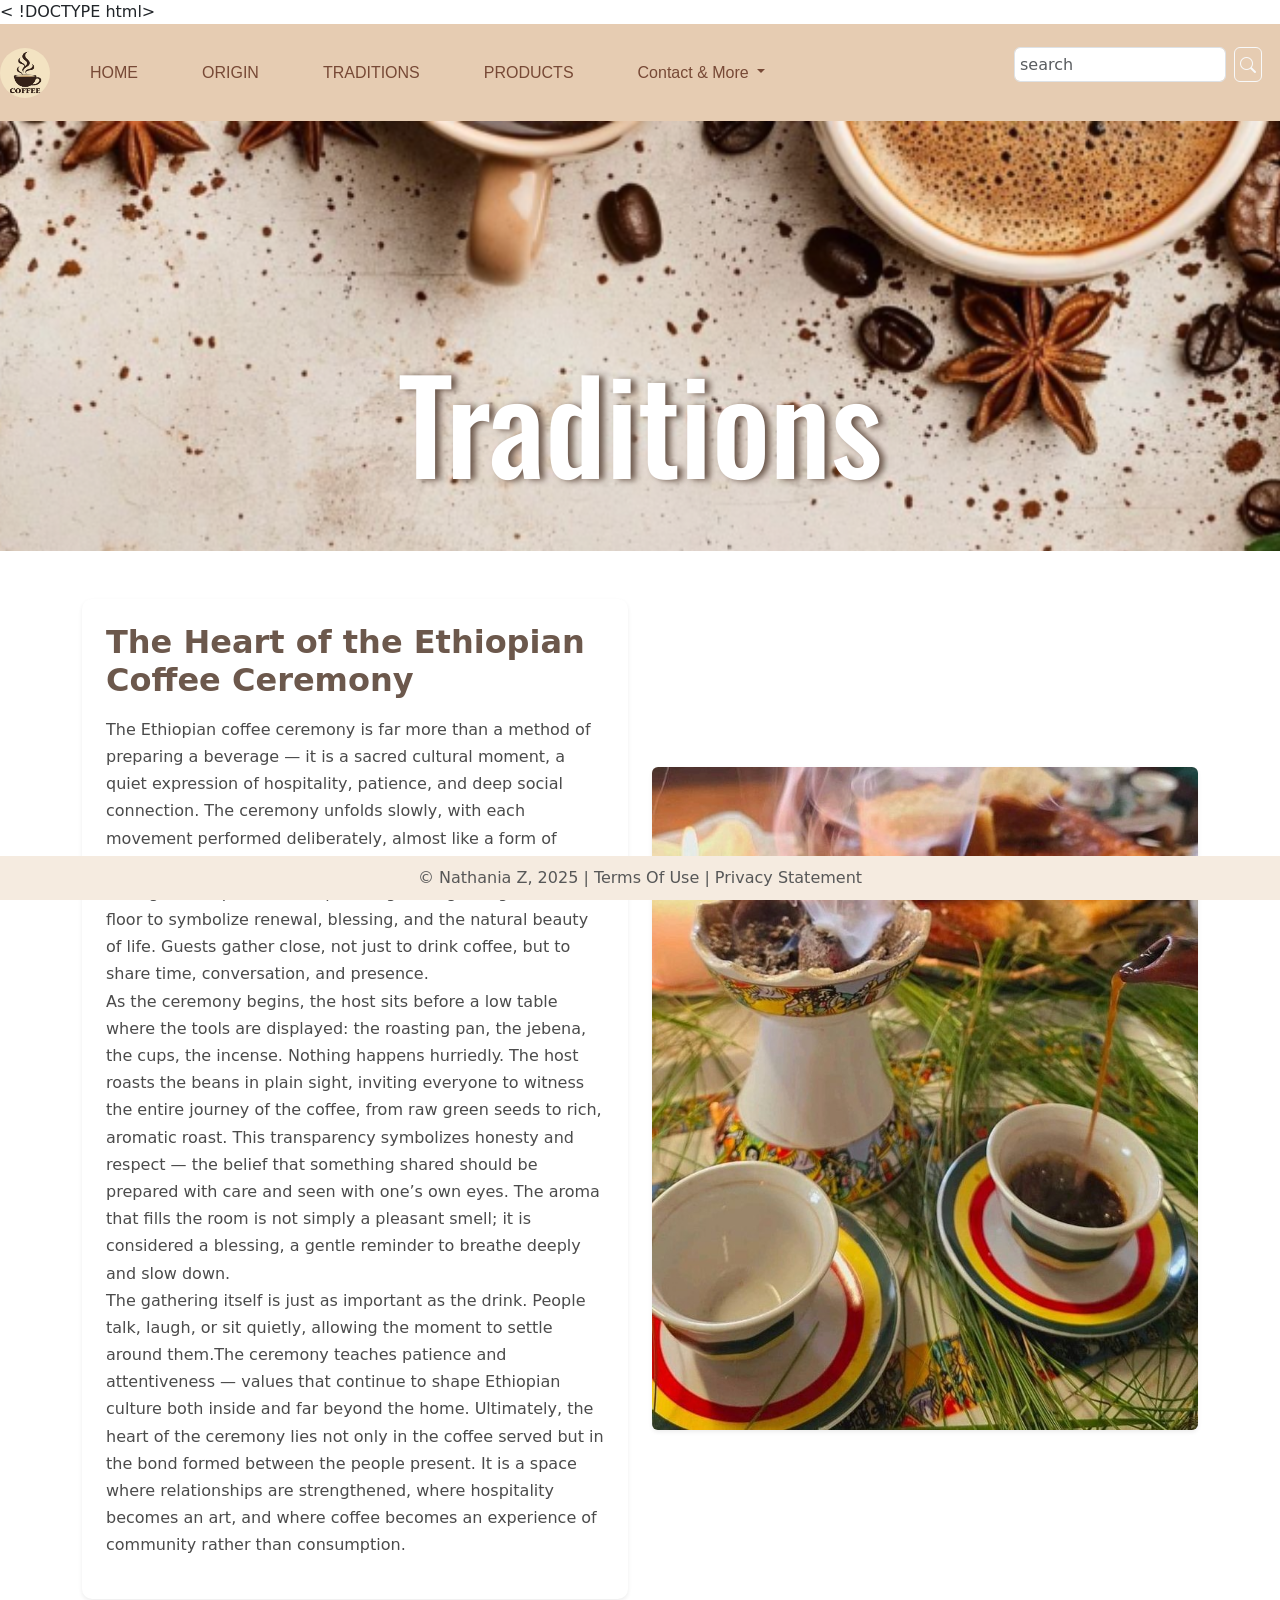
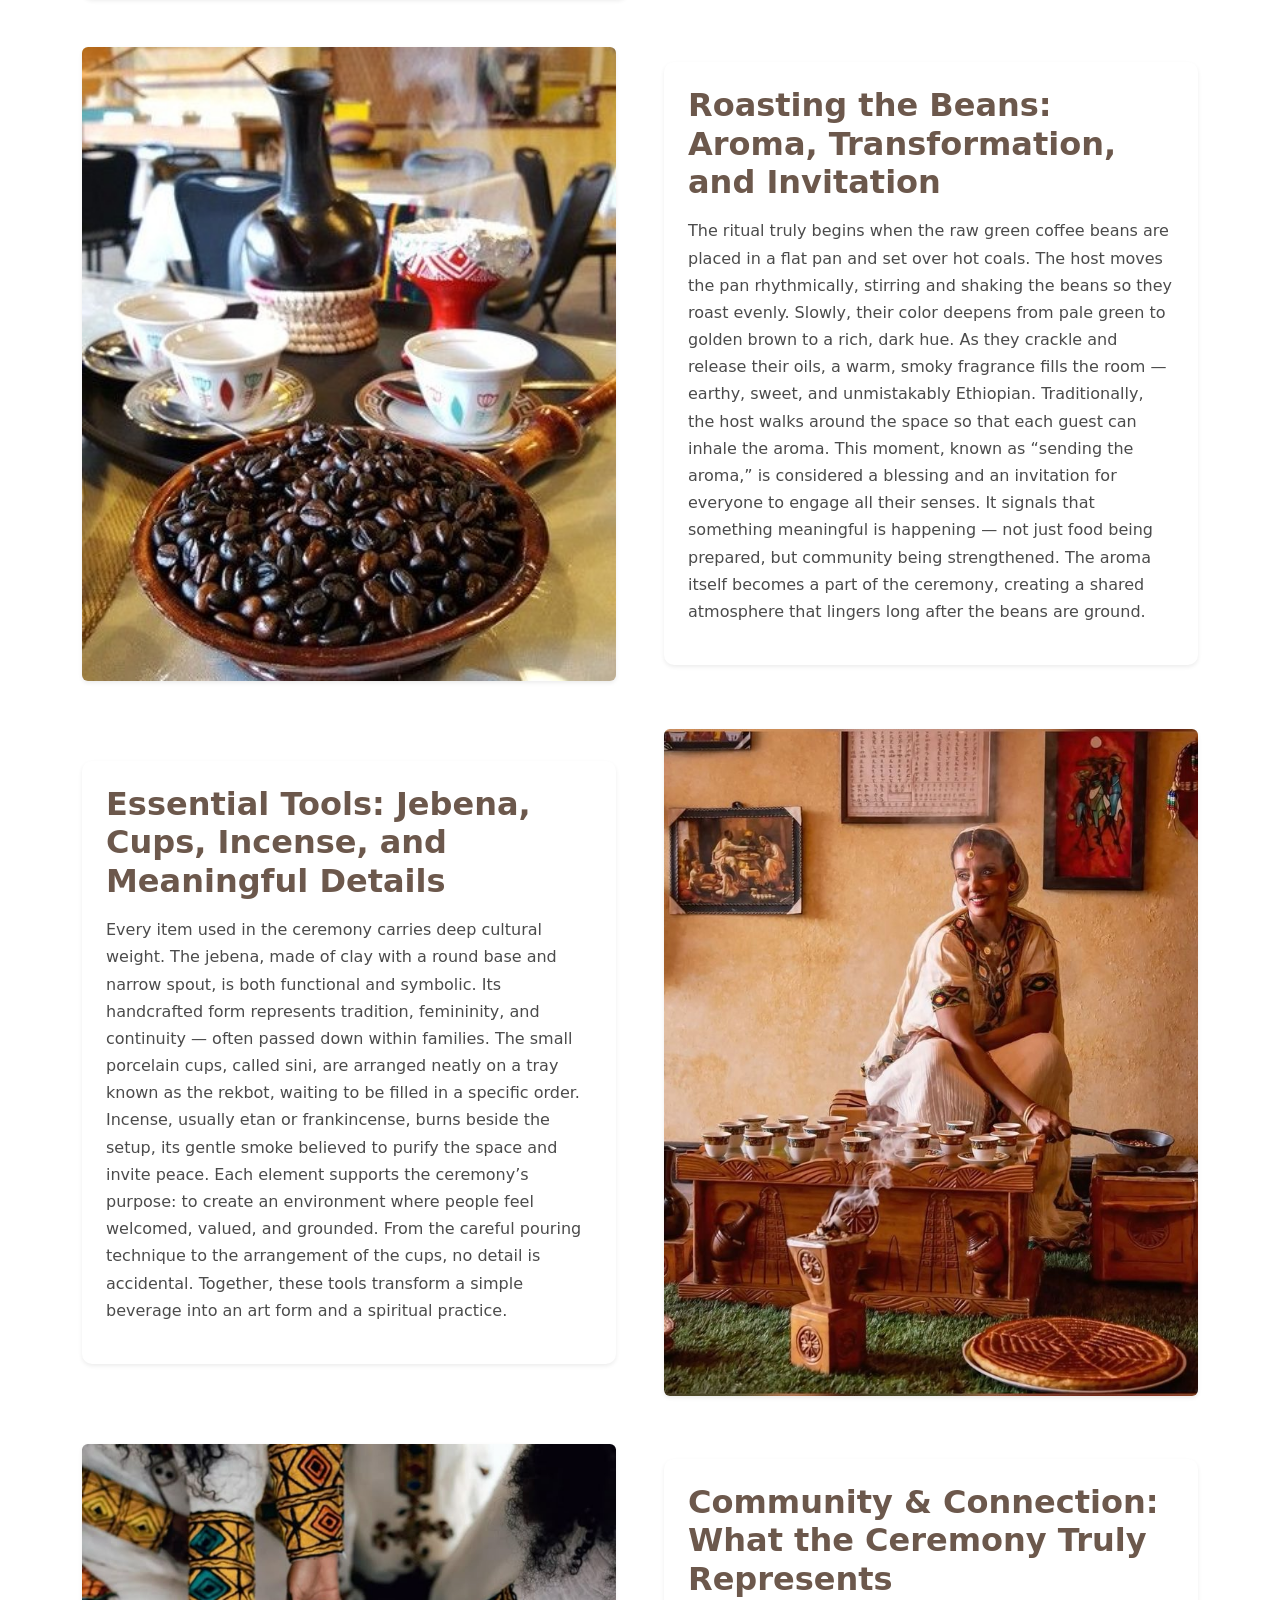
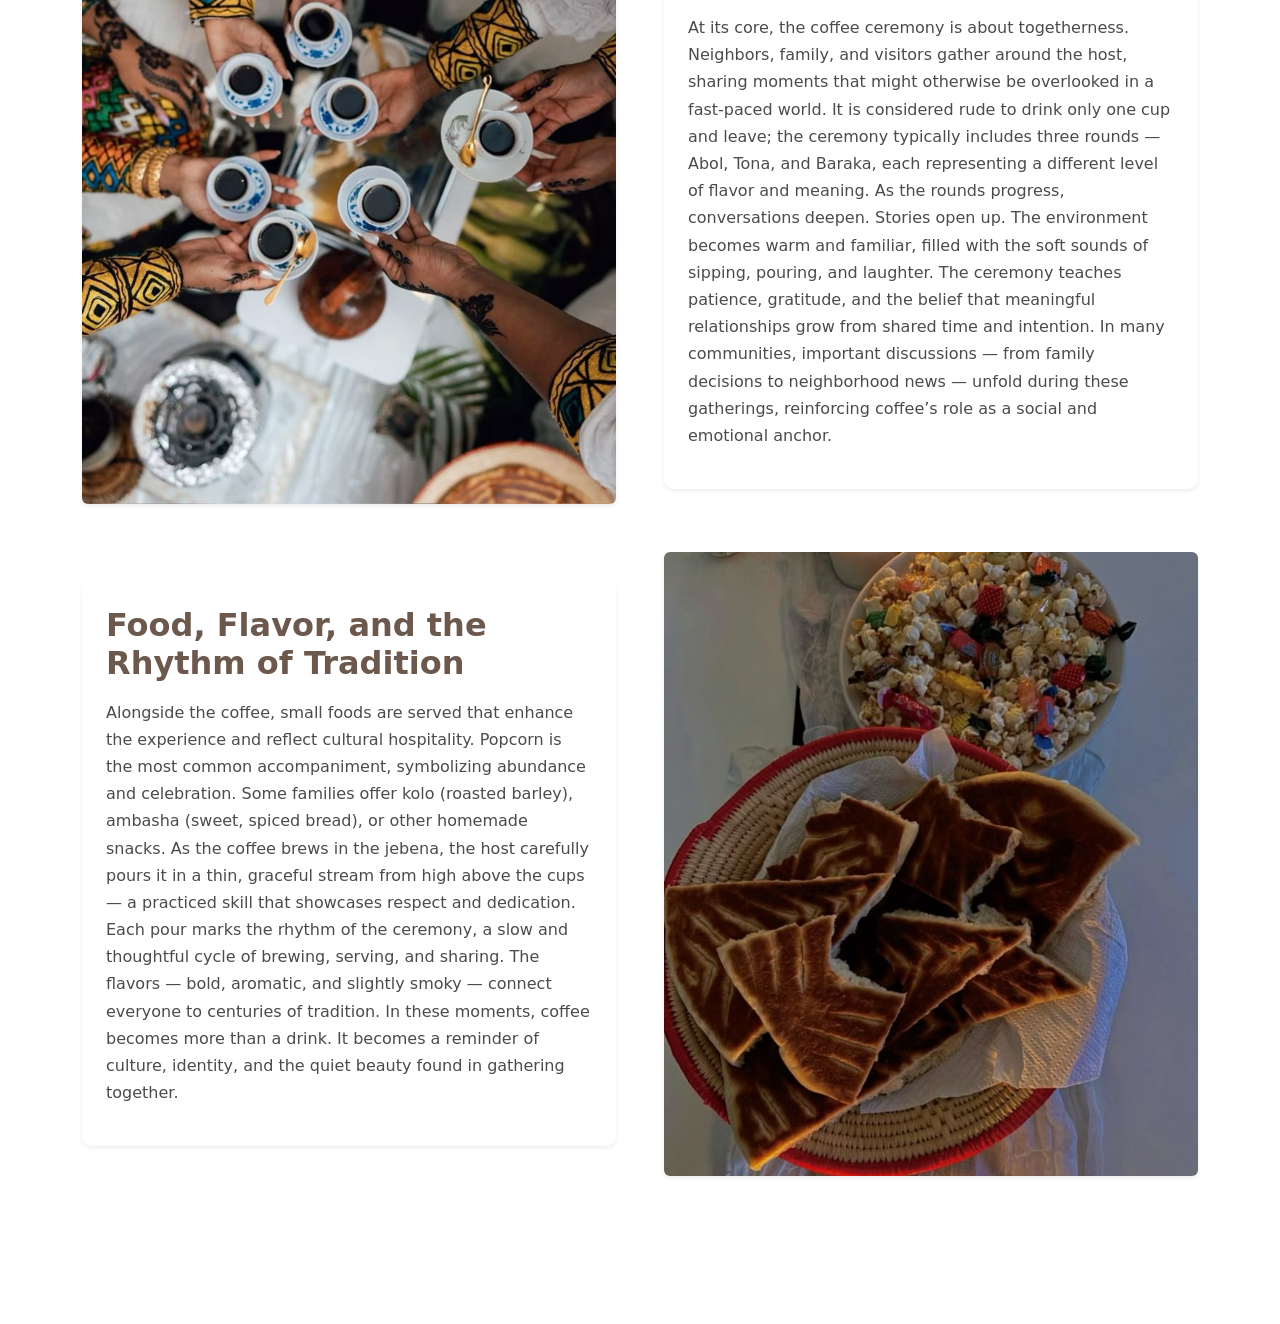
<file: tradition.html>
<!-- DEVELOPER: Nathania Zemedagegnehu, IS117-001, Fall 2025--><
!DOCTYPE html>
<html lang="en">
<head>
    <meta charset="UTF-8">
    <title>My First Bootstrap Page</title>
    <!-- CSS only -->

    <link href="https://cdn.jsdelivr.net/npm/bootstrap@5.0.2/dist/css/bootstrap.min.css"
          rel="stylesheet"
          integrity="sha384-EVSTQN3/azprG1Anm3QDgpJLIm9Nao0Yz1ztcQTwFspd3yD65VohhpuuCOmLASjC"
          crossorigin="anonymous">
    <link href="css/main.css" rel="stylesheet">
    <!--fonts-->
    <link rel="preconnect" href="https://fonts.googleapis.com">
    <link rel="preconnect" href="https://fonts.gstatic.com" crossorigin>
    <link href="https://fonts.googleapis.com/css2?family=Oswald:wght@200..700&display=swap" rel="stylesheet">
    <link rel="stylesheet" href="https://cdn.jsdelivr.net/npm/bootstrap-icons@1.11.1/font/bootstrap-icons.css">
    <link rel="icon" type="image/jpg" href="images/logo.jpg">


</head>


<!--USED SAME LAYOUT AS ORIGIN PAGE WITH DIFFERENT TEXT AND IMAGES-->
<body>
<nav class="navbar navbar-expand-md
                    justify-content-start
                    custom-nav
                    sticky-top
                    col-12">

    <!-- Brand -->
    <a class="navbar-brand" href="index.html">
        <img src="images/logo.jpg" alt="Company Coffee Logo" style="width: 50px; height: 50px" class="rounded-pill logo">
    </a> <!--update the #'s to your page links and copy it to
                your contact page-->

    <!-- Responsive Button for the smaller menu -->
    <button class="navbar-toggler" type="button"
            data-bs-toggle="collapse" data-bs-target="#collapsibleNavbar">
        <span class="navbar-toggler-icon"></span>
    </button>
    <div class="collapse navbar-collapse align-items-center" id="collapsibleNavbar">
        <ul class="navbar-nav gap-xl-5 me-auto">
            <!-- Links -->
            <li class="nav-item">
                <a class="nav-link" href="index.html">HOME</a>
            </li>
            <li class="nav-item">
                <a class="nav-link" href="origin.html">ORIGIN</a>
            </li>
            <li class="nav-item">
                <a class="nav-link" href="tradition.html">TRADITIONS</a>
            </li>
            <li class="nav-item">
                <a class="nav-link" href="products.html">PRODUCTS</a>
            </li>

            <!-- Dropdown -->
            <li class="nav-item dropdown">
                <a class="nav-link dropdown-toggle" href="#" id="navbardrop"
                   data-toggle="dropdown" role="button" data-bs-toggle="dropdown" aria-expanded="false">
                    Contact & More
                </a>
                <div class="dropdown-menu">
                    <a class="dropdown-item" href="contact.html">Contact Us!</a>
                    <a class="dropdown-item" href="more-resources.html">More Resources</a>
                </div>
            </li>

        </ul>
        <form class="d-flex ms-lg-10 ms-auto search-bar" role="search">
            <input class="form-control input-mysize me-2" type="search" placeholder="search" aria-label="Search">
            <button class="btn btn-outline-light input-mysize" type="submit">
                <i class="bi bi-search"></i>
            </button>
        </form>
    </div>
</nav>
<main>

    <!--ORIGIN BANNER-->
    <section class="tradition-banner">
        <div class="banner-image">
            <img src="images/tradition-banner.png" alt="Tradition Banner with aesthetic coffee images.">
            <div class="overlay-text-trad text-center">
                <h1 class="origin-title">Traditions</h1>

            </div>
        </div>
    </section>

    <section class="container my-5">

        <!--first row of text-image pair-->
        <div class="row align-items-center my-5 gx-xxl-5 trad-card">
            <div class="col-md-6">
                <div class="content-block p-4 shadow-sm">
                    <h2 class="fw-bold mb-3">The Heart of the Ethiopian Coffee Ceremony</h2>
                    <p>The Ethiopian coffee ceremony is far more than a method of preparing a beverage — it is a sacred cultural moment, a quiet expression of hospitality, patience, and deep social connection. The ceremony unfolds slowly, with each movement performed deliberately, almost like a form of storytelling without words. It begins when the host carefully arranges the space, often spreading fresh green grass on the floor to symbolize renewal, blessing, and the natural beauty of life. Guests gather close, not just to drink coffee, but to share time, conversation, and presence.<br>
                        As the ceremony begins, the host sits before a low table where the tools are displayed: the roasting pan, the jebena, the cups, the incense. Nothing happens hurriedly. The host roasts the beans in plain sight, inviting everyone to witness the entire journey of the coffee, from raw green seeds to rich, aromatic roast. This transparency symbolizes honesty and respect — the belief that something shared should be prepared with care and seen with one’s own eyes. The aroma that fills the room is not simply a pleasant smell; it is considered a blessing, a gentle reminder to breathe deeply and slow down.<br>
                        The gathering itself is just as important as the drink. People talk, laugh, or sit quietly, allowing the moment to settle around them.The ceremony teaches patience and attentiveness — values that continue to shape Ethiopian culture both inside and far beyond the home. Ultimately, the heart of the ceremony lies not only in the coffee served but in the bond formed between the people present. It is a space where relationships are strengthened, where hospitality becomes an art, and where coffee becomes an experience of community rather than consumption.
                    </p>
                </div>
            </div>

            <div class="col-md-6">
                <img src="images/etan-img.jpg" class="img-fluid rounded shadow-sm origin-images" alt="Ethiopian incense.">
            </div>
        </div>


        <!--second row of text-image pair-->
        <div class="row align-items-center my-5 gx-5">
            <div class="col-md-6">
                <img src="images/bean-roast.jpg" class="img-fluid rounded shadow-sm origin-images" alt="Aesthetic image of Roasted Ethiopian Beans.">
            </div>


            <div class="col-md-6">
                <div class="content-block p-4 shadow-sm">
                    <h2 class="fw-bold mb-3"> Roasting the Beans: Aroma, Transformation, and Invitation
                    </h2>
                    <p>The ritual truly begins when the raw green coffee beans are placed in a flat pan and set over hot coals. The host moves the pan rhythmically, stirring and shaking the beans so they roast evenly. Slowly, their color deepens from pale green to golden brown to a rich, dark hue. As they crackle and release their oils, a warm, smoky fragrance fills the room — earthy, sweet, and unmistakably Ethiopian. Traditionally, the host walks around the space so that each guest can inhale the aroma. This moment, known as “sending the aroma,” is considered a blessing and an invitation for everyone to engage all their senses. It signals that something meaningful is happening — not just food being prepared, but community being strengthened. The aroma itself becomes a part of the ceremony, creating a shared atmosphere that lingers long after the beans are ground.
                </p>
                </div>
            </div>


        </div>


        <!--third row of image-text pair-->
        <div class="row align-items-center my-5 gx-5">
            <div class="col-md-6">
                <div class="content-block p-4 shadow-sm">
                    <h2 class="fw-bold mb-3">Essential Tools: Jebena, Cups, Incense, and Meaningful Details
                    </h2>
                    <p>Every item used in the ceremony carries deep cultural weight. The jebena, made of clay with a round base and narrow spout, is both functional and symbolic. Its handcrafted form represents tradition, femininity, and continuity — often passed down within families. The small porcelain cups, called sini, are arranged neatly on a tray known as the rekbot, waiting to be filled in a specific order. Incense, usually etan or frankincense, burns beside the setup, its gentle smoke believed to purify the space and invite peace. Each element supports the ceremony’s purpose: to create an environment where people feel welcomed, valued, and grounded. From the careful pouring technique to the arrangement of the cups, no detail is accidental. Together, these tools transform a simple beverage into an art form and a spiritual practice.
                </p>
                </div>
            </div>

            <div class="col-md-6">
                <img src="images/ceremony-img.jpg" class="img-fluid rounded shadow-sm origin-images" alt="Aesthetic image of Ethiopian ceremony.">
            </div>
        </div>

        <!--fourth row of text-image pair-->
        <div class="row align-items-center my-5 gx-5">
            <div class="col-md-6">
                <img src="images/community-ceremony%20-%20Copy.jpg" class="img-fluid rounded shadow-sm origin-images" alt="Aesthetic image of Ethiopian ceremony community.">
            </div>


            <div class="col-md-6">
                <div class="content-block p-4 shadow-sm">
                    <h2 class="fw-bold mb-3">Community & Connection: What the Ceremony Truly Represents
                    </h2>
                    <p>At its core, the coffee ceremony is about togetherness. Neighbors, family, and visitors gather around the host, sharing moments that might otherwise be overlooked in a fast-paced world. It is considered rude to drink only one cup and leave; the ceremony typically includes three rounds — Abol, Tona, and Baraka, each representing a different level of flavor and meaning. As the rounds progress, conversations deepen. Stories open up. The environment becomes warm and familiar, filled with the soft sounds of sipping, pouring, and laughter. The ceremony teaches patience, gratitude, and the belief that meaningful relationships grow from shared time and intention. In many communities, important discussions — from family decisions to neighborhood news — unfold during these gatherings, reinforcing coffee’s role as a social and emotional anchor.

                    </p>
                </div>
            </div>
        </div>
            <!--fifth row of image-text pair-->
        <div class="row align-items-center my-5 gx-5">
                <div class="col-md-6">
                    <div class="content-block p-4 shadow-sm">
                        <h2 class="fw-bold mb-3"> Food, Flavor, and the Rhythm of Tradition
                        </h2>
                        <p>Alongside the coffee, small foods are served that enhance the experience and reflect cultural hospitality. Popcorn is the most common accompaniment, symbolizing abundance and celebration. Some families offer kolo (roasted barley), ambasha (sweet, spiced bread), or other homemade snacks. As the coffee brews in the jebena, the host carefully pours it in a thin, graceful stream from high above the cups — a practiced skill that showcases respect and dedication. Each pour marks the rhythm of the ceremony, a slow and thoughtful cycle of brewing, serving, and sharing. The flavors — bold, aromatic, and slightly smoky — connect everyone to centuries of tradition. In these moments, coffee becomes more than a drink. It becomes a reminder of culture, identity, and the quiet beauty found in gathering together.
                    </p>
                    </div>
                </div>

                <div class="col-md-6">
                    <img src="images/popcorn-ambasha.jpg" class="img-fluid rounded shadow-sm origin-images" alt="Aesthetic image of Ethiopian Coffee Ceremony food.">
                </div>
        </div>



    </section>





</main>



















<footer class="footer page-footer font-small ">
    <div class="container">
        <div class="row">
            <span class="text-muted">&copy; Nathania Z, 2025 |  Terms Of Use  |  Privacy Statement</span>
        </div>
    </div>
</footer>



<!-- Javascript Bundle with Popper -->
<script src="https://cdn.jsdelivr.net/npm/bootstrap@5.0.2/dist/js/bootstrap.bundle.min.js"
        integrity="sha384-MrcW6ZMFYlzcLA8Nl+NtUVF0sA7MsXsP1UyJoMp4YLEuNSfAP+JcXn/tWtIaxVXM"
        crossorigin="anonymous">
</script>

</body>
</html>
</file>
<file: css/main.css>
/* DEVELOPER: Nathania Zemedagegnehu, IS117-001, Fall 2025 */

nav ul {
    list-style: none;
    margin-left: 1rem;
    padding: 0;
    display: flex;
    font-family: 'Playfair Display', "Trebuchet MS", Helvetica, sans-serif;

}

body {

    padding-bottom: 100px;
}

.dropdown-menu {
    background-color: #E6CCB2;
    border: none;
}
.dropdown-menu .dropdown-item {
    color: #774939;
    font-weight: 500;
}
.dropdown-menu .dropdown-item:hover {
    border-bottom: #DDB892;
    background-color: #DDB892;
    color: #774936;
}


.navbar-toggler {
    border: none;
}
.navbar-toggler-icon {
    background-image: url("data:image/svg+xml;charset=utf8,%3Csvg xmlns='http://www.w3.org/2000/svg' viewBox='0 0 30 30'%3E%3Cpath stroke='%23774936' stroke-width='2' stroke-linecap='round' stroke-miterlimit='10' d='M4 7h22M4 15h22M4 23h22'/%3E%3C/svg%3E")
}



.custom-nav {
    background-color: #E6CCB2;
}

.custom-nav .nav-link {
    color: #774936;
    display: block;
    padding: 18px 20px;
}


nav a.nav-link:hover {
    background-color:#DDB892;
    color: #774936;
    border-radius:4px;
}

.rounded-pill {
    background-color: #0dcaf0;
}

.logo {
    width: 45px;
}

@media (max-width: 576px) {
    .logo {
        width: 35px;
    }
}

.hamburger-menu {
    color: #774936;
}

/*search box on homepage*/
.input-mysize {
    height: 30px;
    padding: 0 5px;
    font-size: 16px;
    line-height: 15px;

}
.navbar .form-control,
.navbar .btn {
    height: 35px;
}
.search-bar{
    padding-top: 15px;
    padding-right: 18px;
    padding-bottom: 15px;
}

/* Carousel Images */


#heroCarousel .carousel-item img {
    width: 100%;
    height: 60vh;
    object-fit:cover;
    object-position: right;
}

/* Image left fade*/

.fade-overlay {
    position: absolute;
    top: 0;
    left: 0;
    width: 100%;
    height: 100%;
    background: linear-gradient(to right, #fff 0%, rgba(255, 255, 255, 0) 40%);
    z-index: 5;
    pointer-events: none;
}

.carousel-text-overlay {
    position: absolute;
    top: 50%;
    left: 10%;
    transform: translate(0, -50%);
    z-index: 10;
    color: #38040e;
    text-shadow: 1px 1px 6px rgba(0, 0, 0, 0.3);
    text-align: center;
    width:90%;
    max-width: 600px;
}

/*about us styling*/
#about {
    background-color: #f7f7f7;

}

#about .card {
    border-radius: 10px;
}

#about h2 {
    font-size: 2rem;
    font-weight: 700;
    color: #000;
}

#about p {
    font-size: 1.05rem;
    line-height: 1.7;
    color: #333;
}
#about .card {
    border-radius: 8px;
    object-fit: cover;
}

#about .card p {
    margin-bottom: 1rem;
}

.explore-message {

    color: #b08968;
    font-family: 'Noto Serif Ethiopic', sans-serif;
    font-size: 6rem;
    text-align: center;
    max-width: 480px;
    line-height: 1.1;
    font-weight: 700;
    text-shadow: 2px 2px 4px #582f0e;

}
.explore-message h3 {
    font-size: 1.6rem;
    line-height: 1.4;
    margin: 0;
    font-weight: 600;
}

.elongated-text {
    font-stretch: expanded;
}

/*CARDS HOVER*/



.card-hover:hover {

    box-shadow: 0 8px 18px rgba(0, 0, 0, 0.2);
}







.card-img-top {
    height: 480px;
}
@media (min-width: 768px) {
    .card-img-top {
        height: 320px;
    }
}

@media (min-width:1200px) {
    .card-img-top {
        height: 380px;
    }
}





.explore-msg {
    font-family: 'Oswald', sans-serif;
    color: #6c584c;
    margin-top: 15px;

}






/* ORIGIN TOP BANNER */
.origin-banner {
    width:100%;
}

.banner-image {
    position:relative;
    width: 100%;
    max-height: 430px;
    overflow: hidden;
}


.banner-image img {
    width: 100%;
    height: 100%;
    object-fit: cover;
    display: block;
}
/*overlay text on image banner*/

.overlay-text {
    position: absolute;
    top:50%;
    left:50%;
    transform: translate(-50%,-50%);
    color: white;
    text-align: center;
    background-color: transparent;
    padding: 0;

}

.origin-title {
    font-size: 8rem;
    font-family: 'Oswald', sans-serif;
    margin: 0;
    opacity: 1;
}

.origin-subtitle {
    font-size: 1.5rem;
    margin: 10px 0 0 0;
    opacity: 0.9;
    font-family: 'Playfair Display', serif;
}
/*responsive*/

/*small screens*/
@media (max-width: 768px) {
    .origin-title {
        font-size: 4rem;
    }
    .origin-subtitle {
        font-size: 1rem;
    }
}
/*very small screens*/
@media (max-width: 480px) {
    .origin-title {
        font-size: 3rem;
    }
}


/*for banner*/
@media (max-width: 768px) {
    .banner-image {
        max-height: 300px;
    }
}

.origin-images {
    width: 100%;
    height: auto;
    max-width: 100%;
    object-fit: cover;
}










/* CONTENT BLOCKS */
.content-block {
    background: #fff;
    border-radius: 10px;
    line-height: 1.7;
}

.content-block h2 {
    color: #6c584c;
}

.content-block p {
    color: #4b4b4b;
}
.origin-images {
    width: 100%;
    height: auto;
    object-fit: cover;
    border-radius: 10px;
}

@media (max-width: 768px) {
    .overlay-text-trad h1 {
        font-size: 3.5rem;
    }
}
@media (max-width: 480px) {
    .overlay-text-trad h1 {
        font-size: 2.5rem;
    }
    .overlay-text-trad {
        top: 55%;
    }
}







/* MINI QUOTE BANNER */
.mini-quote-banner {
    background: #EADBC8;
    padding: 25px;
    border-radius: 10px;
    box-shadow: 0 3px 10px rgba(0,0,0,0.1);
}

.quote-text {
    font-family: 'Playfair Display', serif;
    color: #6c584c;
    font-weight: 600;
}
/*TRADITION CARDS*/

.trad-card {
    margin-top: 15px;
}

.overlay-text-trad {
    position: absolute;
    top:70%;
    left:50%;
    transform: translate(-50%,-50%);
    color: white;
    text-align: center;
    background-color: transparent;
    padding: 0;
    text-shadow: 5px 1px 6px #6c584c ;

}

@media (max-width: 480px) {
    .overlay-text-trad {
        top: 60%;
    }
}

/*Products*/

.product-title {
    font-size: 8rem;
    font-family: 'Oswald', sans-serif;
    margin-top: 0;
    opacity: 1;

}
@media (max-width: 768px) {
    .product-title {
        font-size: 4rem;
    }
    .product-subtitle {
        font-size: 1.2rem;
    }
}
@media (max-width: 480px) {
    .product-title {
        font-size: 3rem;
    }
    .product-subtitle {
        font-size: 0.1rem;
    }
}



.product-subtitle {
    color: white;
    font-family: 'Oswald', sans-serif;
    font-size: 2rem;
}

.product-img {
    width: 100%;
    height: auto;
    object-fit: cover;
    border-radius: 10px;
}

@media (min-width: 768px) {
    .product-img {
        height: 240px;
    }
}

@media (min-width: 1200px) {
    .product-img {
        height: 280px;
    }
}

/*CONTATC PAGE*/



.contact-img {
    width:100%;
    max-height: 510px;
    object-fit: cover;
    border-radius: 10px;
}

.contact-title {
    font-family: 'Oswald', sans-serif;
    font-size: 3rem;
    color: #6c584c;
    text-shadow: 1px 1px 3px rgba(0, 0, 0, 0.15);
}

.contact-form label {
    font-weight: 600;
    color: #6c584c;
}

.contact-btn {
    background-color: #774936;
    border: none;
    color: white;
    padding: 10px 25px;
}


.contact-btn:hover {
    background-color: #5f392c;
}

@media (max-width: 768px) {
    .contact-title {
        text-align: center;
        margin-top: 20px
    }
}















/*MORE RESOURCES*/

.moreres-title {
    font-family: 'Oswald', sans-serif;
    color: #432818;
    font-size: 4rem;
}

.resource-section-title {
    font-family: 'Oswald', sans-serif;
    font-size: 2rem;
    color: #6c584c;
    margin-top: 40px;
    margin-bottom: 15px;
    border-bottom: 2px solid #b08968;
    padding-bottom: 5px;
}
.resource-list {
    list-style-type: disc;
    padding-left: 25px;
    margin-bottom: 25px;
}
.resource-list li {
    margin-bottom: 12px;
}
.resource-list a {
    color: #774936;
    font-weight: 500;
    text-decoration: underline;
}

.resource-list a:hover {
    color: #6c584c;
}

/* IMAGE STYLING */
img.img-fluid {
    border-radius: 10px;
}


.footer {
        position: fixed;
        left: 0;
        bottom: 0;
        width: 100%;
        background-color: #f5ebe0;
        color: white;
        text-align: center;
        padding: 10px;
        font-size: 1rem;
    }


main {
    flex: 1;
    min-height: 160vh;
}
footer {
    margin-top: 40px;
}
</file>
